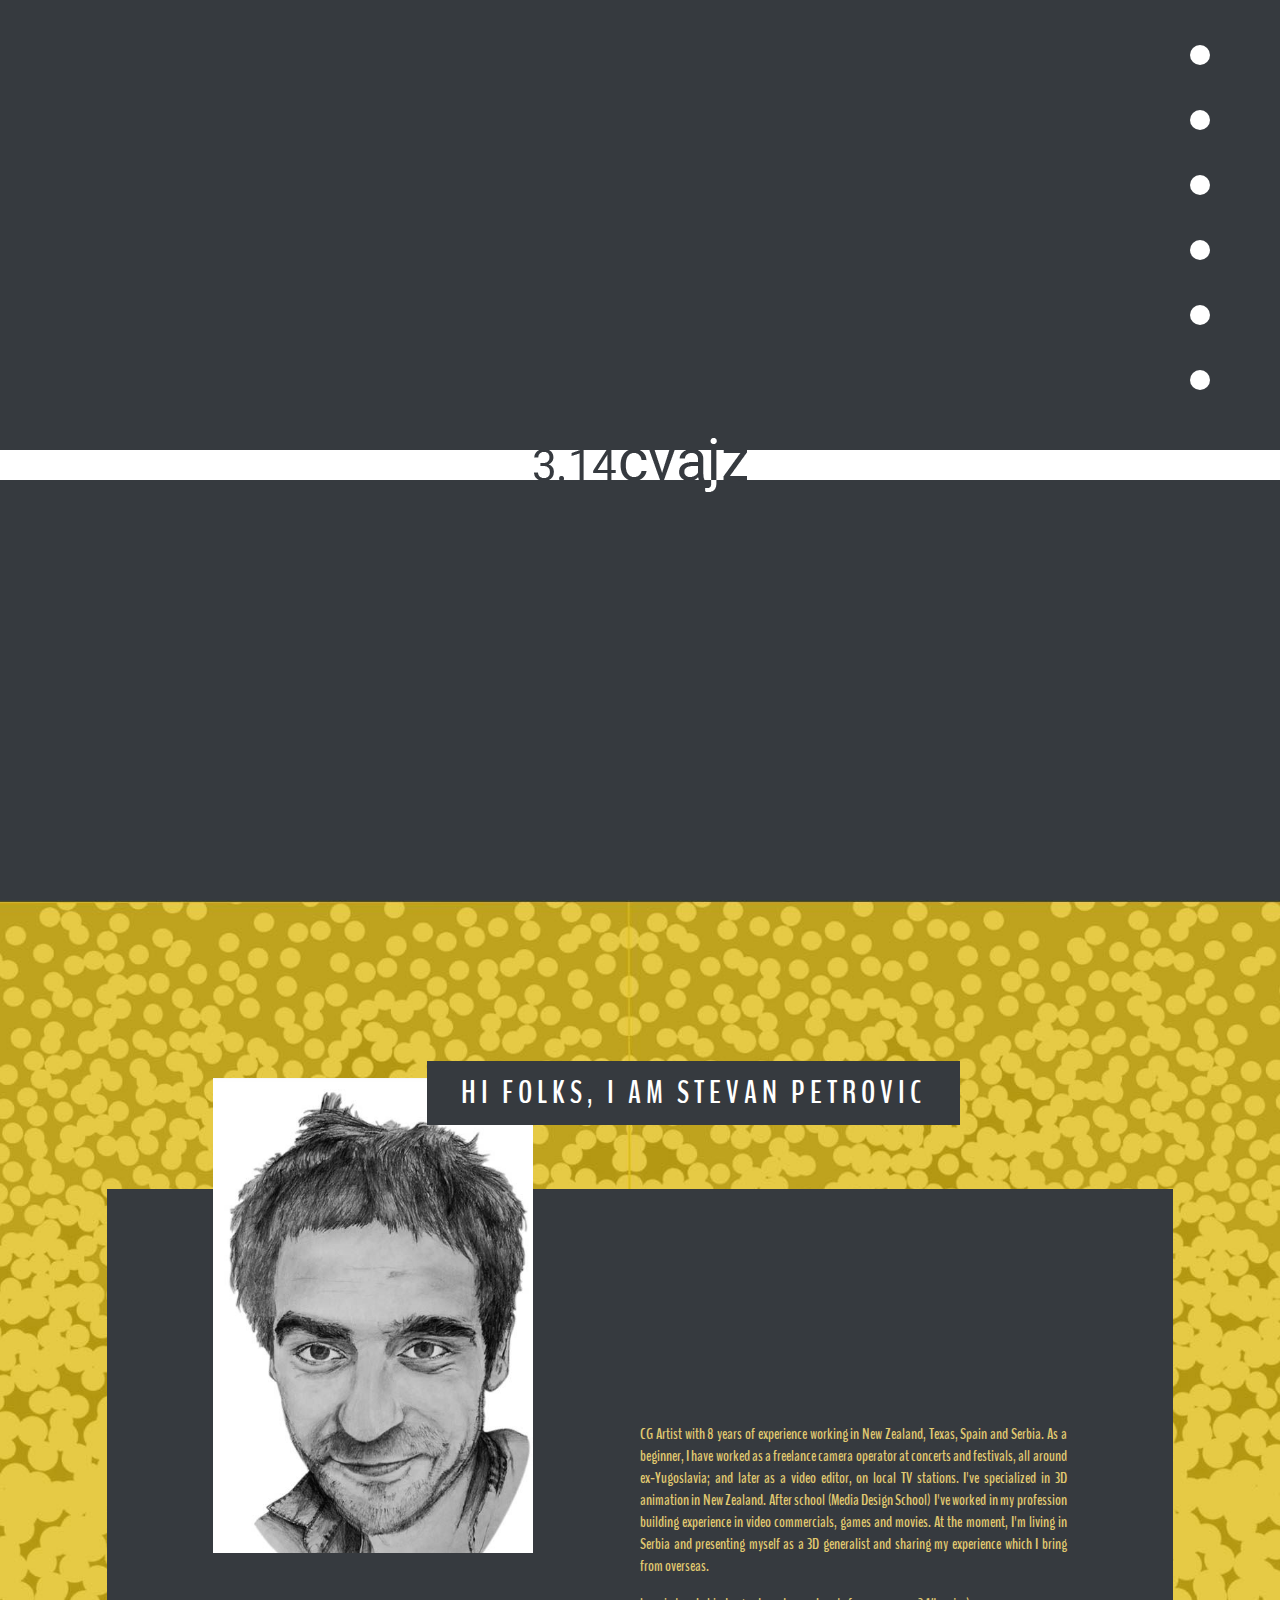
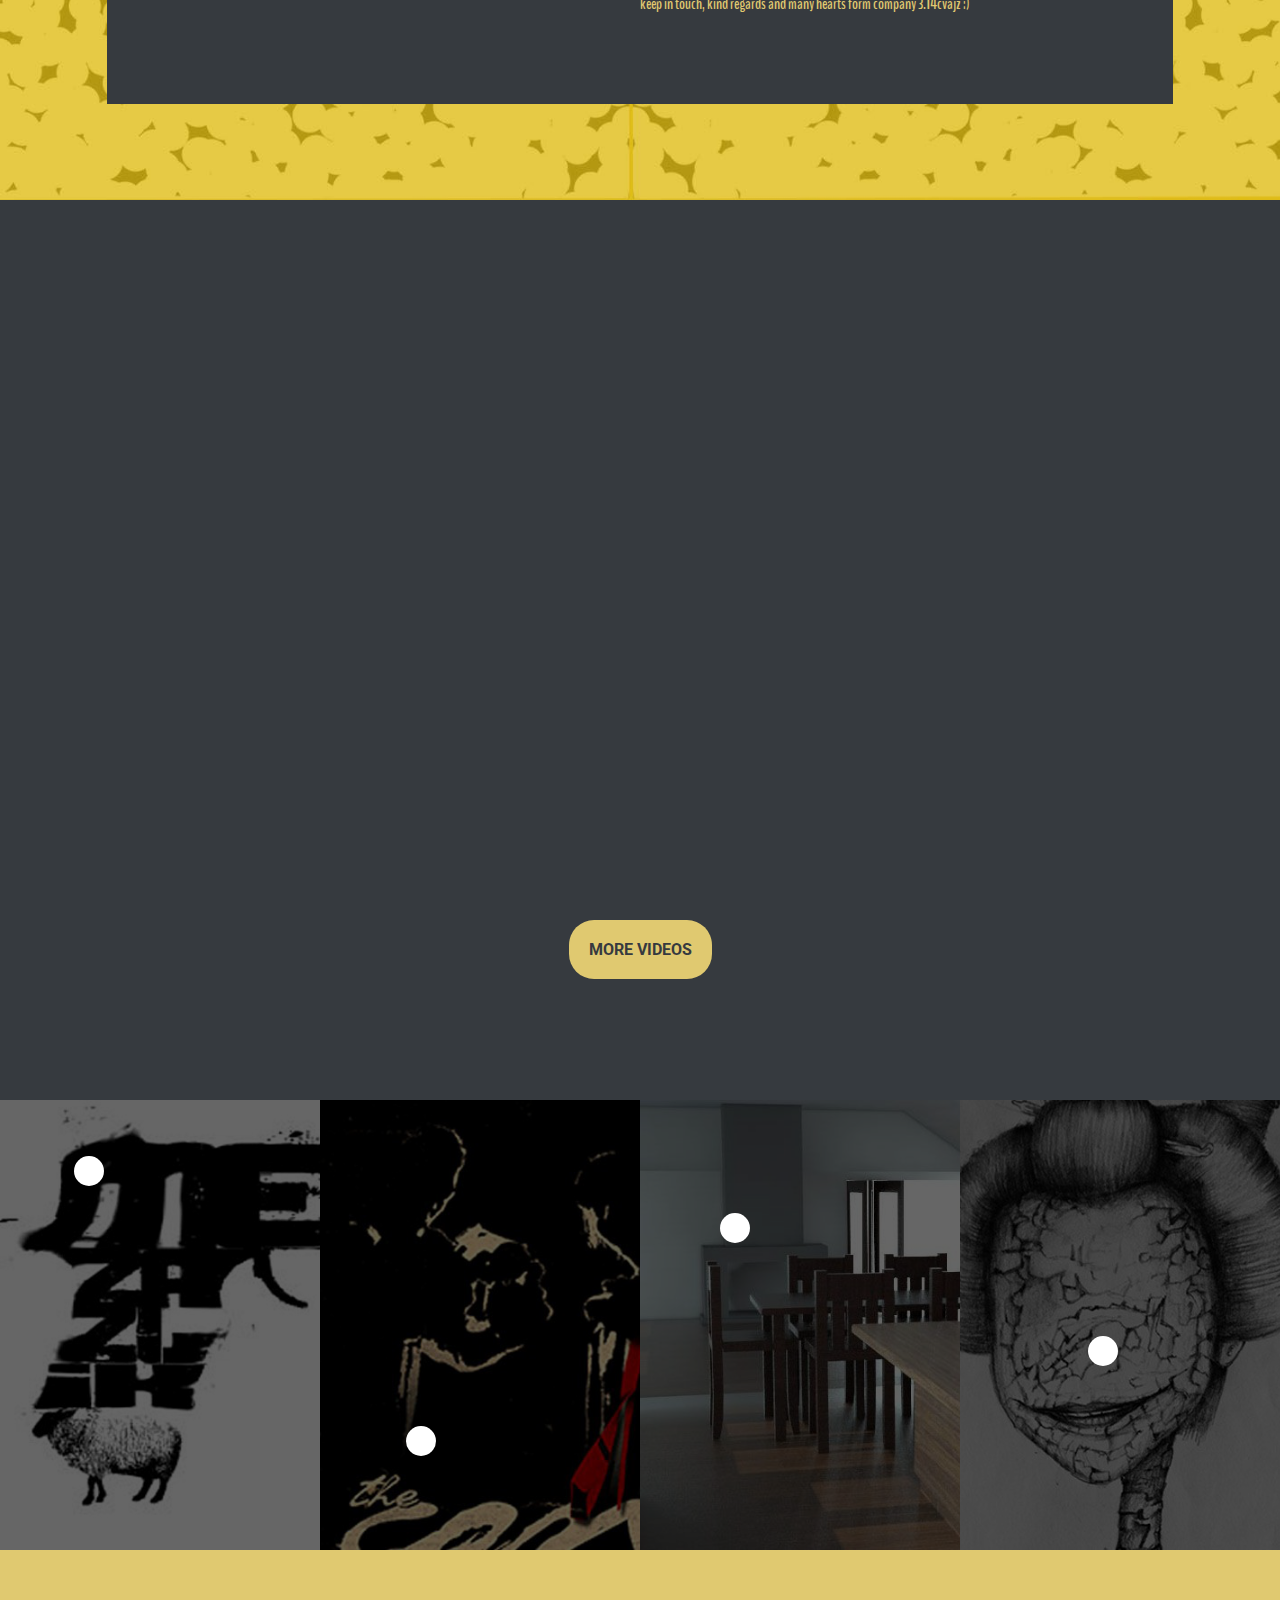
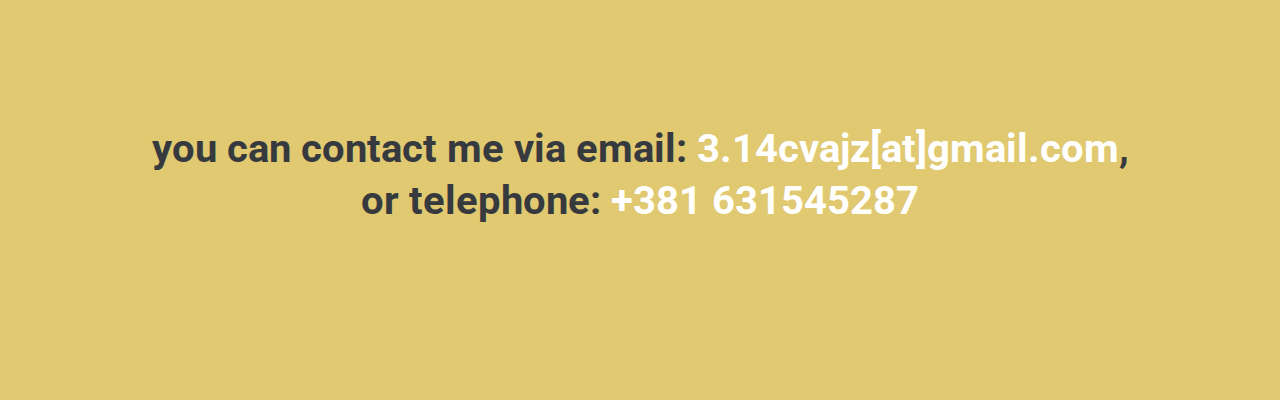
<file: index.html>
<!DOCTYPE html>
<html lang="en">

<head>
    <meta charset="UTF-8">
    <meta name="viewport" content="width=device-width" intial-scale="1.0">
    <meta name="description" content="Portfolio sajt Stevana Petrovica">
    <title>3.14cvajz</title>
    <link href="https://fonts.googleapis.com/css?family=Roboto" rel="stylesheet">
    <link href="https://fonts.googleapis.com/css?family=Slabo+27px" rel="stylesheet">
    <link href="https://fonts.googleapis.com/css?family=BenchNine:300,400,700" rel="stylesheet">
    <link rel="stylesheet" href="https://use.fontawesome.com/releases/v5.5.0/css/all.css" integrity="sha384-B4dIYHKNBt8Bc12p+WXckhzcICo0wtJAoU8YZTY5qE0Id1GSseTk6S+L3BlXeVIU"
        crossorigin="anonymous">
    <link rel="apple-touch-icon" sizes="57x57" href="imgvideos/favicon/apple-icon-57x57.png">
    <link rel="apple-touch-icon" sizes="60x60" href="imgvideos/favicon/apple-icon-60x60.png">
    <link rel="apple-touch-icon" sizes="72x72" href="imgvideos/favicon/apple-icon-72x72.png">
    <link rel="apple-touch-icon" sizes="76x76" href="imgvideos/favicon/apple-icon-76x76.png">
    <link rel="apple-touch-icon" sizes="114x114" href="imgvideos/favicon/apple-icon-114x114.png">
    <link rel="apple-touch-icon" sizes="120x120" href="imgvideos/favicon/apple-icon-120x120.png">
    <link rel="apple-touch-icon" sizes="144x144" href="imgvideos/favicon/apple-icon-144x144.png">
    <link rel="apple-touch-icon" sizes="152x152" href="imgvideos/favicon/apple-icon-152x152.png">
    <link rel="apple-touch-icon" sizes="180x180" href="imgvideos/favicon/apple-icon-180x180.png">
    <link rel="icon" type="image/png" sizes="192x192" href="imgvideos/favicon/android-icon-192x192.png">
    <link rel="icon" type="image/png" sizes="32x32" href="imgvideos/favicon/favicon-32x32.png">
    <link rel="icon" type="image/png" sizes="96x96" href="imgvideos/favicon/favicon-96x96.png">
    <link rel="icon" type="image/png" sizes="16x16" href="imgvideos/favicon/favicon-16x16.png">
    <link rel="manifest" href="imgvideos/favicon/manifest.json">
    <meta name="msapplication-TileColor" content="#ffffff">
    <meta name="msapplication-TileImage" content="imgvideos/favicon/ms-icon-144x144.png">
    <meta name="theme-color" content="#ffffff">
    <link rel="stylesheet" href="css/style.css">

</head>

<body>

    <section class="first">

        <nav>
            <ul>
                <li>
                    <div class="dot"></div>
                    <span><a href="design.html">design</a></span>
                </li>
                <li>
                    <div class="dot"></div>
                    <span><a href="video.html">video</a></span>
                </li>
                <li>
                    <div class="dot"></div>
                    <span><a href="logo.html">logo</a></span>
                </li>
                <li>
                    <div class="dot"></div>
                    <span><a href="arch.html">arch</a></span>
                </li>
                <li>
                    <div class="dot"></div>
                    <span><a href="sketches.html">skethes</a></span>
                </li>
                <li>
                    <div class="dot"></div>
                    <span><a href="contact.html">contact</a></span>
                </li>
            </ul>
        </nav>

        <div class="whiteInTheMiddle">
            <div class="pictureCvajz">
                <img src="imgvideos/cvajz.png" alt="picvajz">
            </div>
        </div>
        <span class="chevron"><i class="fas fa-chevron-down"></i></span>
    </section>


    <section class="second">
        <div class="namesurname">HI FOLKS, I AM STEVAN PETROVIC</div>
        <div class="textbase">&nbsp;</div>
        <div class="text">
            <p>CG Artist with 8 years of experience working in New Zealand, Texas, Spain and Serbia. As a beginner, I have
                worked as a freelance camera operator at concerts and festivals, all around ex-Yugoslavia; and later as a
                video editor, on local TV stations. I've specialized in 3D animation in New Zealand. After school (Media
                Design School) I've worked in my profession building experience in video commercials, games and movies. At
                the moment, I'm living in Serbia and presenting myself as a 3D generalist and sharing my experience which
                I bring from overseas.</p>
            <p>keep in touch, kind regards and many hearts form company 3.14cvajz :)</p>
        </div>
        <div class="stevaimage"><img src="imgvideos/steva.jpg" alt="Steva" /></div>
    </section>

    <section class="third">

        <div class="video">
            <iframe src="https://player.vimeo.com/video/141554953" frameborder="0" webkitallowfullscreen mozallowfullscreen allowfullscreen></iframe>
        </div>

        <div class="press">
            <div class="firstbutton">
                <a class="button" href="video.html">MORE VIDEOS</a>
            </div>


    </section>

    <section class="forth">

        <div class="gallery">
            <div class="sub_menu logo">
                <div class="sub_menu_container">
                    <div class="spot"></div>
                    <a href="logo.html">logo</a>
                </div>

                <div class="overlay"></div>
            </div>

            <div class="sub_menu poster">
                <div class="sub_menu_container">
                    <div class="spot"></div>
                    <a href="design.html">design</a>
                </div>

                <div class="overlay"></div>
            </div>

            <div class="sub_menu arh">
                <div class="sub_menu_container">
                    <div class="spot"></div>
                    <a href="arch.html">arch</a>
                </div>

                <div class="overlay"></div>
            </div>

            <div class="sub_menu sketches">
                <div class="sub_menu_container">
                    <div class="spot"></div>
                    <a href="sketches.html">sketches</a>
                </div>

                <div class="overlay"></div>
            </div>
        </div>

        <div class="contact">
            <p>
                you can contact me via email: <span>3.14cvajz[at]gmail.com</span>,<br> or telephone: <span> +381 631545287</span>
            </p>
        </div>

    </section>


</body>

</html>
</file>
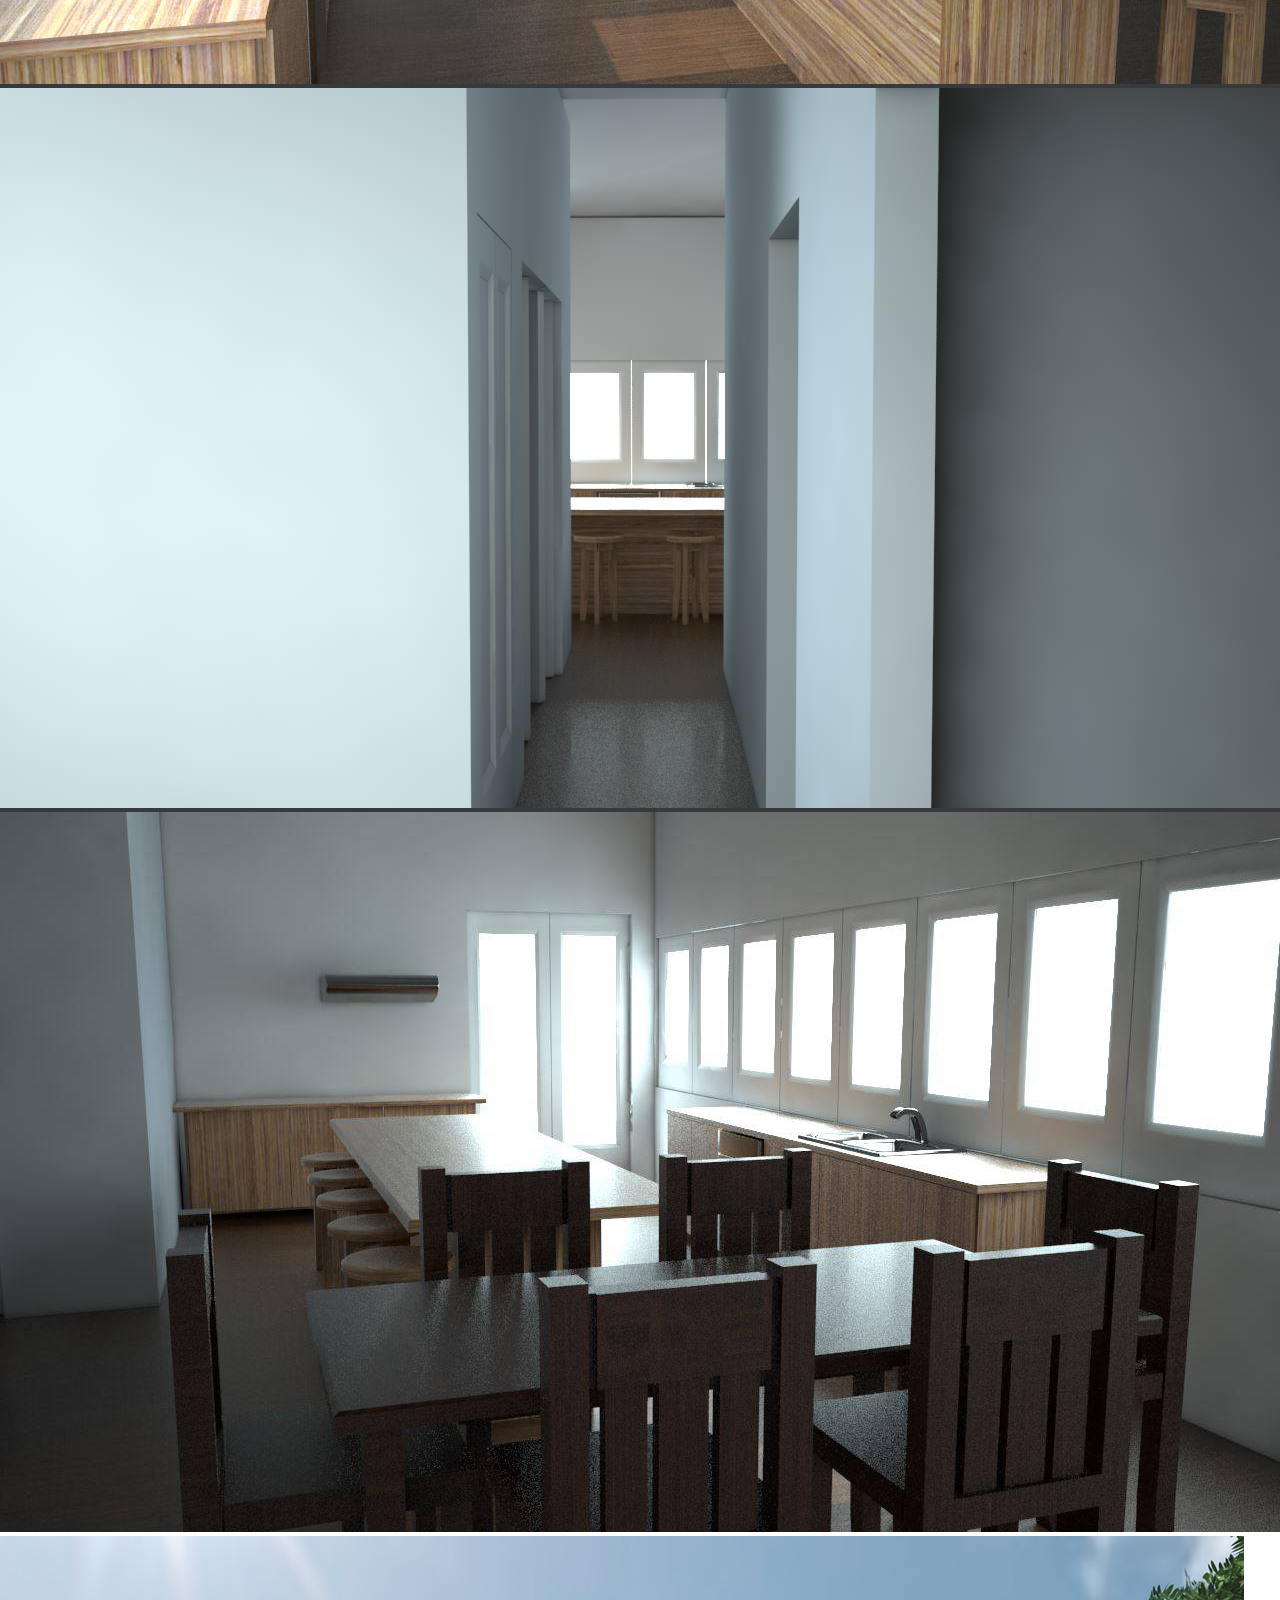
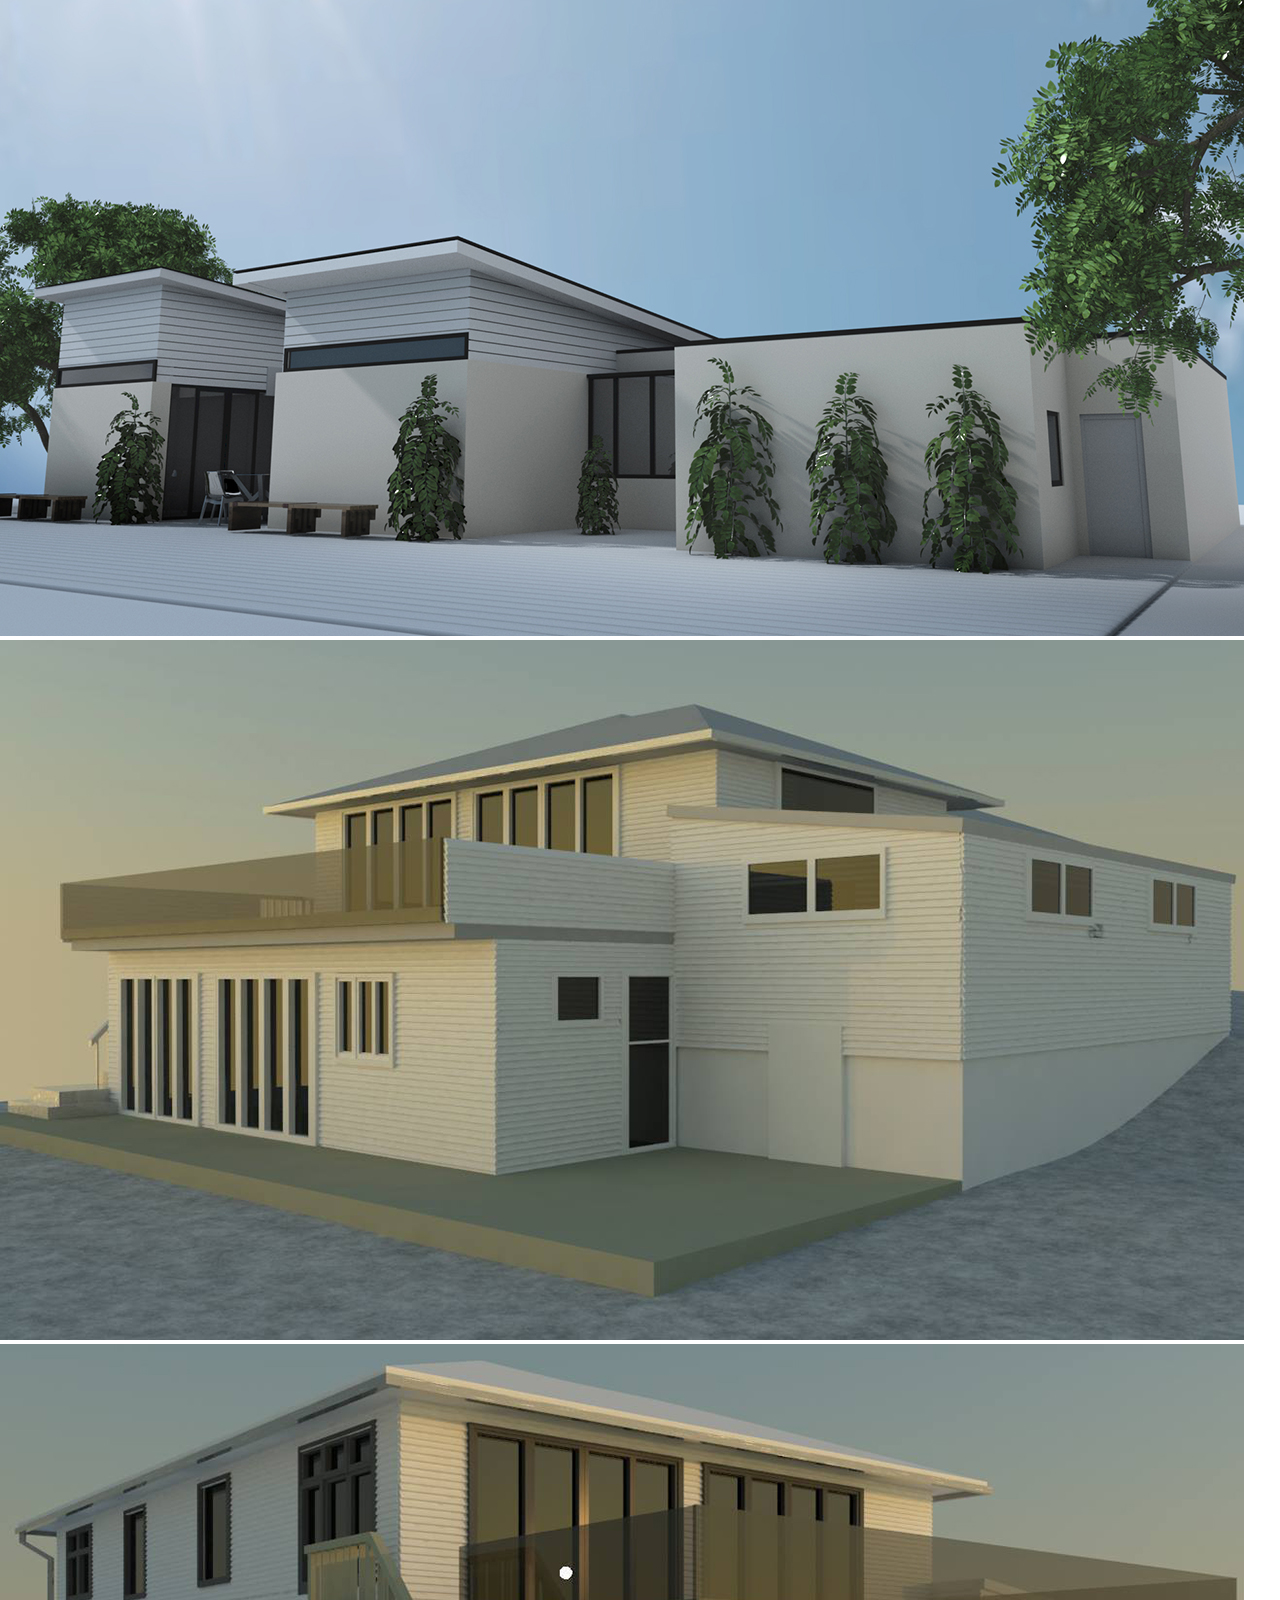
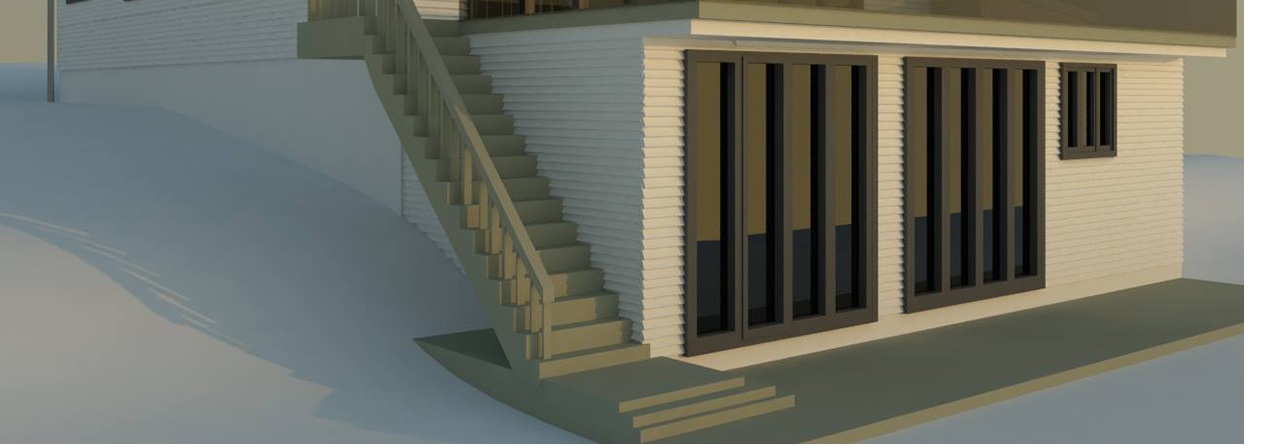
<file: arch.html>
<!DOCTYPE html>
<html lang="en">
<head>
	<meta charset="UTF-8">
	<meta name="viewport" content="width=device-width, initial-scale=1, shrink-to-fit=no">
	<title>3.14cvajz-arch</title>
	<link rel="stylesheet" href="https://stackpath.bootstrapcdn.com/bootstrap/4.1.3/css/bootstrap.min.css" integrity="sha384-MCw98/SFnGE8fJT3GXwEOngsV7Zt27NXFoaoApmYm81iuXoPkFOJwJ8ERdknLPMO" crossorigin="anonymous">
	<link rel="stylesheet" href="css/style.css">
	<link href="https://fonts.googleapis.com/css?family=Roboto" rel="stylesheet">
	<link href="https://fonts.googleapis.com/css?family=Slabo+27px" rel="stylesheet"> 
	<link rel="stylesheet" href="https://use.fontawesome.com/releases/v5.5.0/css/all.css" integrity="sha384-B4dIYHKNBt8Bc12p+WXckhzcICo0wtJAoU8YZTY5qE0Id1GSseTk6S+L3BlXeVIU" crossorigin="anonymous">
	<link rel="apple-touch-icon" sizes="57x57" href="imgvideos/favicon/apple-icon-57x57.png">
	<link rel="apple-touch-icon" sizes="60x60" href="imgvideos/favicon/apple-icon-60x60.png">
	<link rel="apple-touch-icon" sizes="72x72" href="imgvideos/favicon/apple-icon-72x72.png">
	<link rel="apple-touch-icon" sizes="76x76" href="imgvideos/favicon/apple-icon-76x76.png">
	<link rel="apple-touch-icon" sizes="114x114" href="imgvideos/favicon/apple-icon-114x114.png">
	<link rel="apple-touch-icon" sizes="120x120" href="imgvideos/favicon/apple-icon-120x120.png">
	<link rel="apple-touch-icon" sizes="144x144" href="imgvideos/favicon/apple-icon-144x144.png">
	<link rel="apple-touch-icon" sizes="152x152" href="imgvideos/favicon/apple-icon-152x152.png">
	<link rel="apple-touch-icon" sizes="180x180" href="imgvideos/favicon/apple-icon-180x180.png">
	<link rel="icon" type="image/png" sizes="192x192"  href="imgvideos/favicon/android-icon-192x192.png">
	<link rel="icon" type="image/png" sizes="32x32" href="imgvideos/favicon/favicon-32x32.png">
	<link rel="icon" type="image/png" sizes="96x96" href="imgvideos/favicon/favicon-96x96.png">
	<link rel="icon" type="image/png" sizes="16x16" href="imgvideos/favicon/favicon-16x16.png">
	<link rel="manifest" href="imgvideos/favicon/manifest.json">
	<meta name="msapplication-TileColor" content="#ffffff">
	<meta name="msapplication-TileImage" content="imgvideos/favicon/ms-icon-144x144.png">
	<meta name="theme-color" content="#ffffff">
</head>
<body>
	<div class="row archPage">
		<div id="carouselExampleControls" class="carousel slide" data-ride="carousel">
			<div class="carousel-inner">
				<div class="carousel-item active">
					<img class="d-block w-100" src="imgvideos/arch1.jpg"  alt="First slide" >
				</div>
				<div class="carousel-item">
					<img class="d-block w-100 " src="imgvideos/arch2.jpg" alt="Second slide">
				</div>
				<div class="carousel-item">
					<img class="d-block w-100 " src="imgvideos/arch3.jpg" alt="Third slide">	
				</div>
				<div class="carousel-item">
					<img class="d-block w-100" src="imgvideos/arch4.jpg" alt="Fourth slide">
				</div>
				<div class="carousel-item">
					<img class="d-block w-100" src="imgvideos/arch5.jpg" alt="Fifth slide">	
				</div>
				<div class="carousel-item">
					<img class="d-block w-100" src="imgvideos/arch6.jpg" alt="Sixed slide">	
				</div>
				<div class="carousel-item">
					<img class="d-block w-100" src="imgvideos/arch7.jpg" alt="Sixed slide">	
				</div>
				<div class="carousel-item">
					<img class="d-block w-100" src="imgvideos/arch8.jpg" alt="Sixed slide">	
				</div>
				<div class="carousel-item">
					<img class="d-block w-100" src="imgvideos/arch9.jpg" alt="Sixed slide">	
				</div>
				<a class="carousel-control-prev carousel-fixed" href="#carouselExampleControls" role="button" data-slide="prev">
					<span class="carousel-control-prev-icon" aria-hidden="true"></span>
					<span class="sr-only">Previous</span>
				</a>
				<a class="carousel-control-next carousel-fixed" href="#carouselExampleControls" role="button" data-slide="next">
					<span class="carousel-control-next-icon" aria-hidden="true"></span>
					<span class="sr-only">Next</span>
				</a>
			</div>	
		</div>
		<a href="index.html" class="times"><i class="fas fa-times"></i></a>
	</div>
	
	<script src="https://code.jquery.com/jquery-3.3.1.slim.min.js" integrity="sha384-q8i/X+965DzO0rT7abK41JStQIAqVgRVzpbzo5smXKp4YfRvH+8abtTE1Pi6jizo" crossorigin="anonymous"></script>
	<script src="https://cdnjs.cloudflare.com/ajax/libs/popper.js/1.14.3/umd/popper.min.js" integrity="sha384-ZMP7rVo3mIykV+2+9J3UJ46jBk0WLaUAdn689aCwoqbBJiSnjAK/l8WvCWPIPm49" crossorigin="anonymous"></script>
	<script src="https://stackpath.bootstrapcdn.com/bootstrap/4.1.3/js/bootstrap.min.js" integrity="sha384-ChfqqxuZUCnJSK3+MXmPNIyE6ZbWh2IMqE241rYiqJxyMiZ6OW/JmZQ5stwEULTy" crossorigin="anonymous"></script>
</body>
</html>
</file>
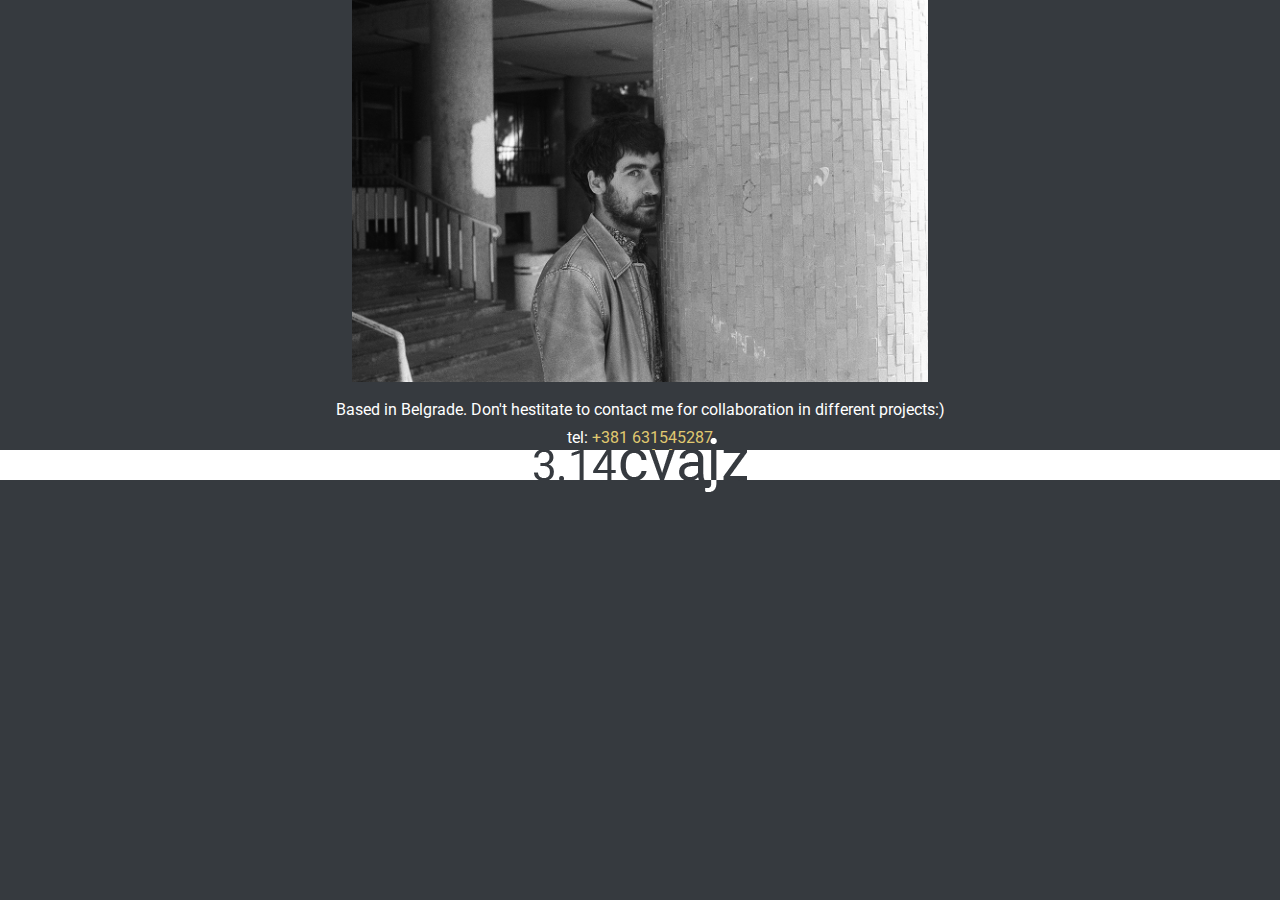
<file: contact.html>
<!DOCTYPE html>
<html lang="en">
<head>
	<meta charset="UTF-8">
	<meta name="viewport" content="width=device-width, initial-scale=1, shrink-to-fit=no">
	<title>3.14cvajz-contact</title>
	<link rel="stylesheet" href="css/style.css">
	<link href="https://fonts.googleapis.com/css?family=Roboto" rel="stylesheet">
	<link href="https://fonts.googleapis.com/css?family=Slabo+27px" rel="stylesheet"> 
	<link rel="stylesheet" href="https://use.fontawesome.com/releases/v5.5.0/css/all.css" integrity="sha384-B4dIYHKNBt8Bc12p+WXckhzcICo0wtJAoU8YZTY5qE0Id1GSseTk6S+L3BlXeVIU" crossorigin="anonymous">
	<link rel="apple-touch-icon" sizes="57x57" href="imgvideos/favicon/apple-icon-57x57.png">
	<link rel="apple-touch-icon" sizes="60x60" href="imgvideos/favicon/apple-icon-60x60.png">
	<link rel="apple-touch-icon" sizes="72x72" href="imgvideos/favicon/apple-icon-72x72.png">
	<link rel="apple-touch-icon" sizes="76x76" href="imgvideos/favicon/apple-icon-76x76.png">
	<link rel="apple-touch-icon" sizes="114x114" href="imgvideos/favicon/apple-icon-114x114.png">
	<link rel="apple-touch-icon" sizes="120x120" href="imgvideos/favicon/apple-icon-120x120.png">
	<link rel="apple-touch-icon" sizes="144x144" href="imgvideos/favicon/apple-icon-144x144.png">
	<link rel="apple-touch-icon" sizes="152x152" href="imgvideos/favicon/apple-icon-152x152.png">
	<link rel="apple-touch-icon" sizes="180x180" href="imgvideos/favicon/apple-icon-180x180.png">
	<link rel="icon" type="image/png" sizes="192x192"  href="imgvideos/favicon/android-icon-192x192.png">
	<link rel="icon" type="image/png" sizes="32x32" href="imgvideos/favicon/favicon-32x32.png">
	<link rel="icon" type="image/png" sizes="96x96" href="imgvideos/favicon/favicon-96x96.png">
	<link rel="icon" type="image/png" sizes="16x16" href="imgvideos/favicon/favicon-16x16.png">
	<link rel="manifest" href="imgvideos/favicon/manifest.json">
	<meta name="msapplication-TileColor" content="#ffffff">
	<meta name="msapplication-TileImage" content="imgvideos/favicon/ms-icon-144x144.png">
	<meta name="theme-color" content="#ffffff">
</head>
<body>
	<div class="contactPage">
		<div class="whiteInTheMiddle">
			<div class="pictureCvajz">
				<img src="imgvideos/cvajz.png" alt="picvajz">
			</div>		
		</div>

		<img src="imgvideos/foto.jpg" alt="Fotografija Stevana Petrovica" class="steva-foto">
		<p>Based in Belgrade. Don't hestitate to contact me for collaboration in different projects:)</p>
		<ul>
			<li> tel: <span>+381 631545287</span></li>
			<li> e-mail: <span>3.14cvajz[at]gmail.com</span></li>
		</ul>	

	</div>
	<a href="index.html" class="times"><i class="fas fa-times"></i></a>
</body>
</html>
</file>
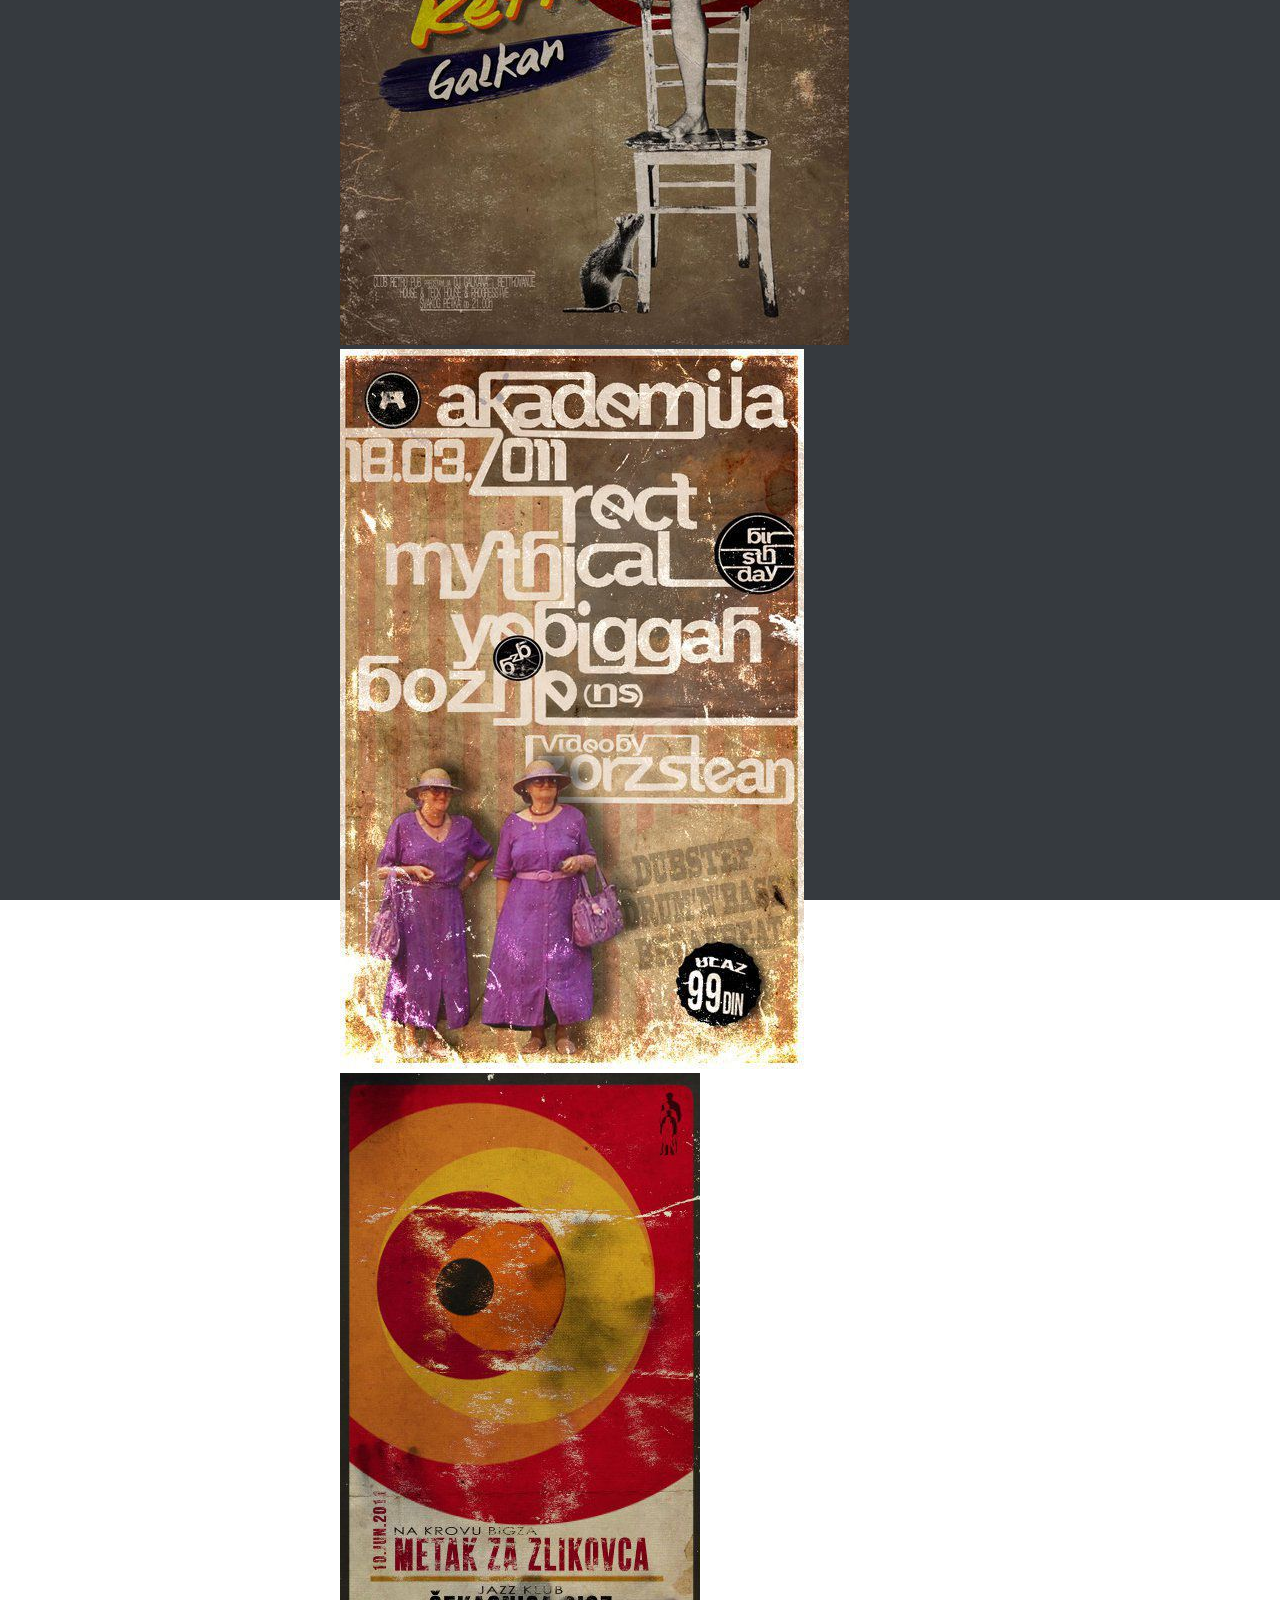
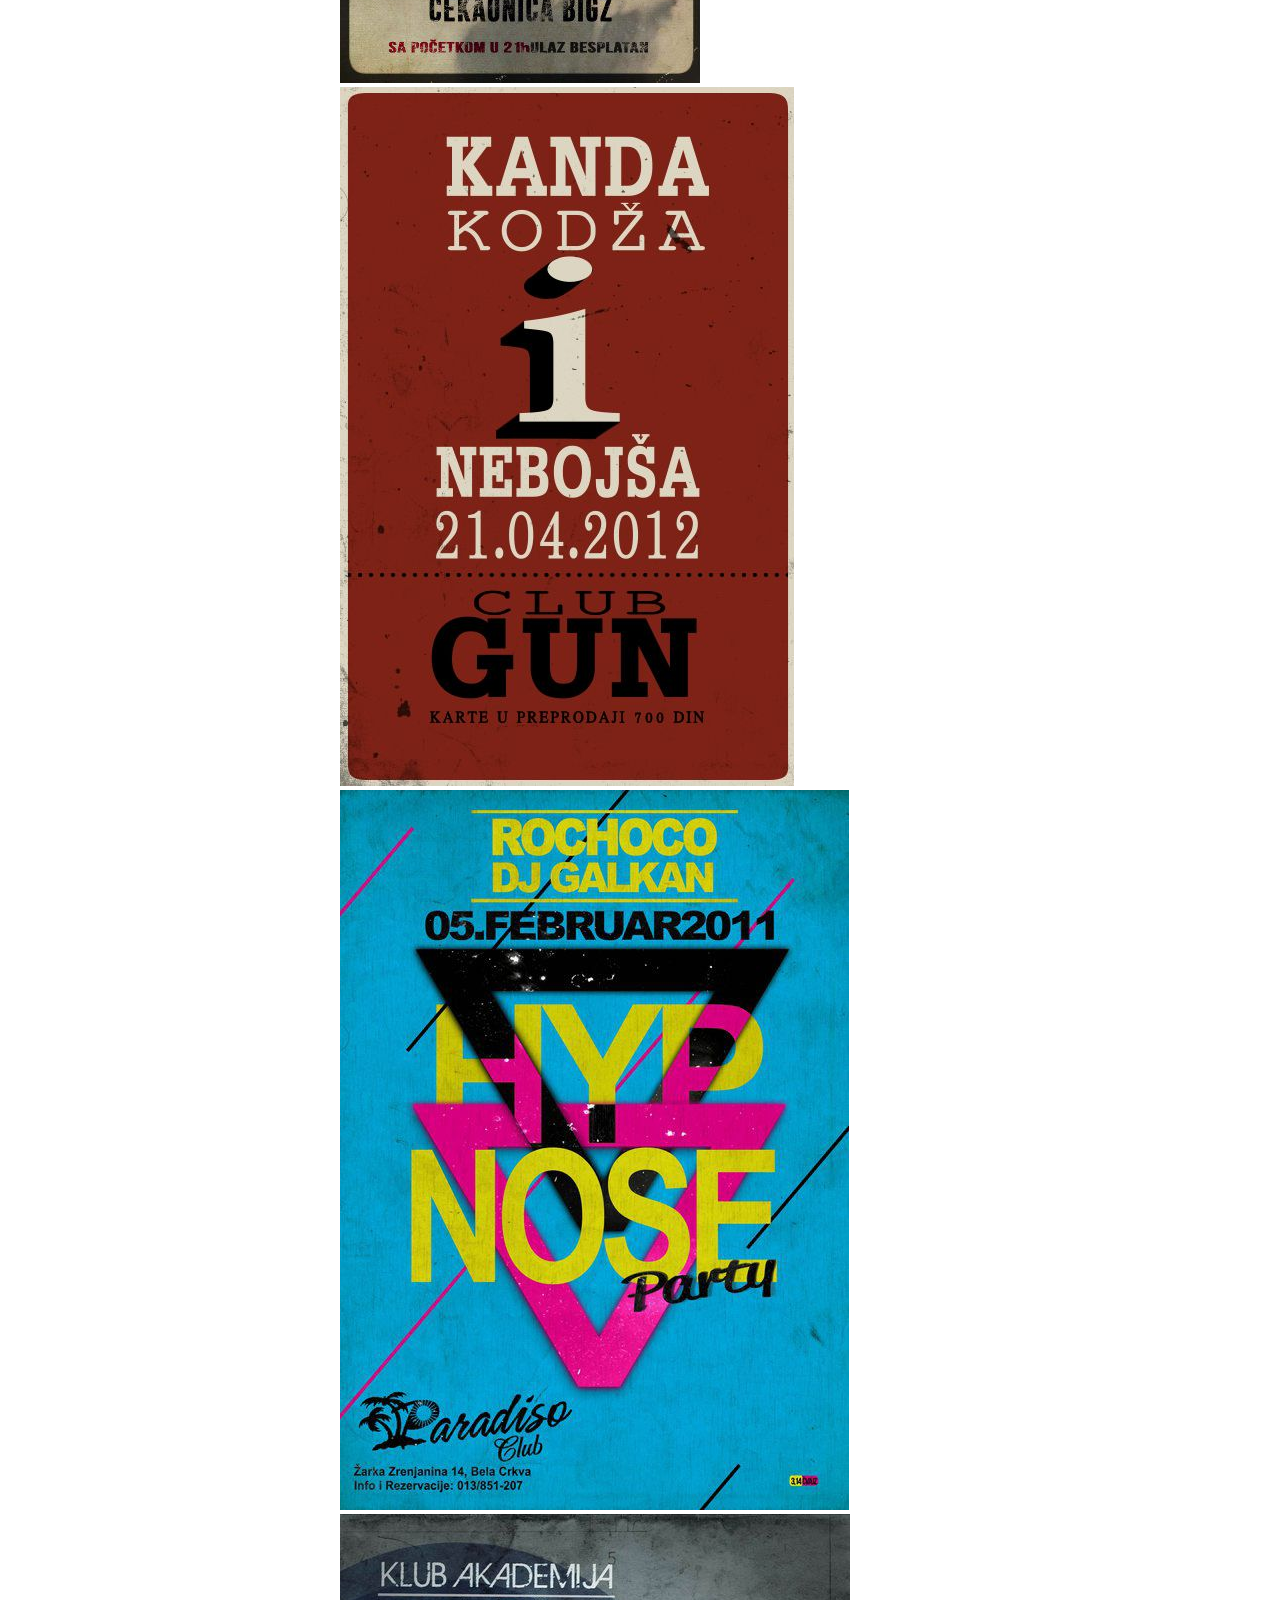
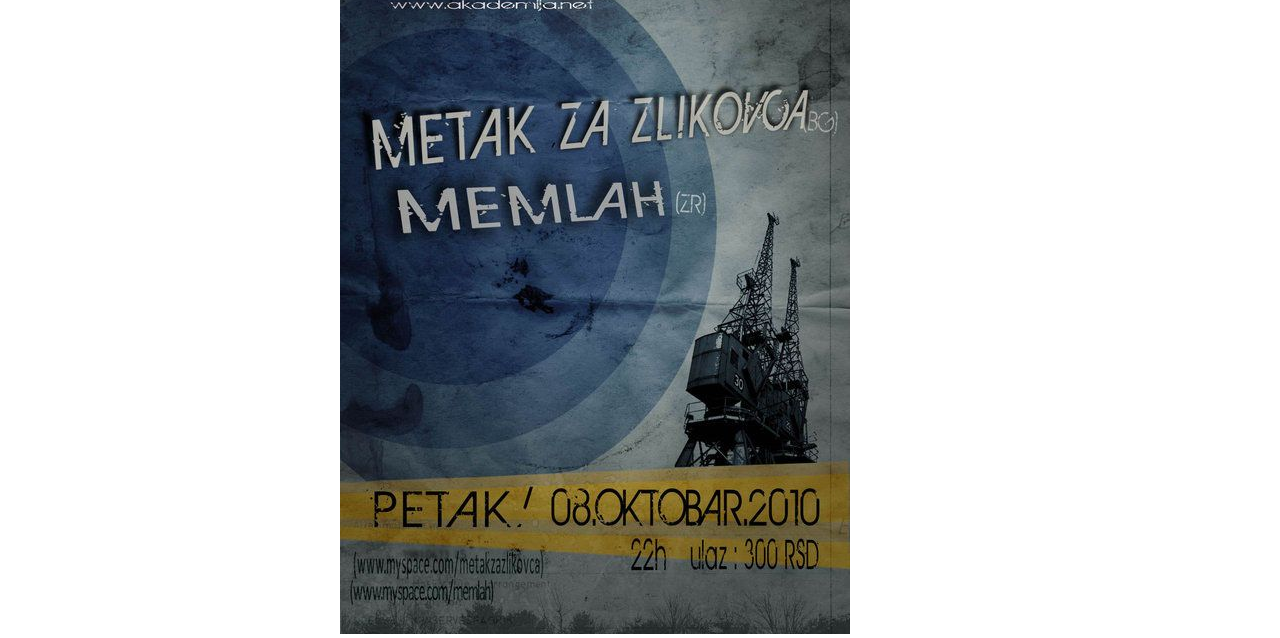
<file: design.html>
<!DOCTYPE html>
<html lang="en">
<head>
	<meta charset="UTF-8">
	<meta name="viewport" content="width=device-width, initial-scale=1, shrink-to-fit=no">
	<title>3.14cvajz-design</title>
	<link rel="stylesheet" href="https://stackpath.bootstrapcdn.com/bootstrap/4.1.3/css/bootstrap.min.css" integrity="sha384-MCw98/SFnGE8fJT3GXwEOngsV7Zt27NXFoaoApmYm81iuXoPkFOJwJ8ERdknLPMO" crossorigin="anonymous">
	<link rel="stylesheet" href="css/style.css">
		<link href="https://fonts.googleapis.com/css?family=Roboto" rel="stylesheet">
	<link href="https://fonts.googleapis.com/css?family=Slabo+27px" rel="stylesheet"> 
	<link rel="stylesheet" href="https://use.fontawesome.com/releases/v5.5.0/css/all.css" integrity="sha384-B4dIYHKNBt8Bc12p+WXckhzcICo0wtJAoU8YZTY5qE0Id1GSseTk6S+L3BlXeVIU" crossorigin="anonymous">
	<link rel="apple-touch-icon" sizes="57x57" href="imgvideos/favicon/apple-icon-57x57.png">
	<link rel="apple-touch-icon" sizes="60x60" href="imgvideos/favicon/apple-icon-60x60.png">
	<link rel="apple-touch-icon" sizes="72x72" href="imgvideos/favicon/apple-icon-72x72.png">
	<link rel="apple-touch-icon" sizes="76x76" href="imgvideos/favicon/apple-icon-76x76.png">
	<link rel="apple-touch-icon" sizes="114x114" href="imgvideos/favicon/apple-icon-114x114.png">
	<link rel="apple-touch-icon" sizes="120x120" href="imgvideos/favicon/apple-icon-120x120.png">
	<link rel="apple-touch-icon" sizes="144x144" href="imgvideos/favicon/apple-icon-144x144.png">
	<link rel="apple-touch-icon" sizes="152x152" href="imgvideos/favicon/apple-icon-152x152.png">
	<link rel="apple-touch-icon" sizes="180x180" href="imgvideos/favicon/apple-icon-180x180.png">
	<link rel="icon" type="image/png" sizes="192x192"  href="imgvideos/favicon/android-icon-192x192.png">
	<link rel="icon" type="image/png" sizes="32x32" href="imgvideos/favicon/favicon-32x32.png">
	<link rel="icon" type="image/png" sizes="96x96" href="imgvideos/favicon/favicon-96x96.png">
	<link rel="icon" type="image/png" sizes="16x16" href="imgvideos/favicon/favicon-16x16.png">
	<link rel="manifest" href="imgvideos/favicon/manifest.json">
	<meta name="msapplication-TileColor" content="#ffffff">
	<meta name="msapplication-TileImage" content="imgvideos/favicon/ms-icon-144x144.png">
	<meta name="theme-color" content="#ffffff">
</head>
<body>
	<div class="row designPage">
		<div id="carouselExampleControls" class="carousel slide" data-ride="carousel">
			<div class="carousel-inner">
				<div class="carousel-item active">
					<img class="d-block w-100 img-height" src="imgvideos/poster1.jpg"  alt="First slide">
				</div>
				<div class="carousel-item">
					<img class="d-block w-100 img-height" src="imgvideos/poster2.jpg" alt="Second slide">
				</div>
				<div class="carousel-item">
					<img class="d-block w-100 img-height" src="imgvideos/poster3.jpg" alt="Third slide">	
				</div>
				<div class="carousel-item">
						<img class="d-block w-100 img-height" src="imgvideos/poster4.jpg" alt="Fourth slide">
					</div>
					<div class="carousel-item">
						<img class="d-block w-100 img-height" src="imgvideos/poster5.jpg" alt="Fifth slide">	
					</div>
					<div class="carousel-item">
						<img class="d-block w-100 img-height" src="imgvideos/poster6.jpg" alt="Sixed slide">	
					</div>
					<div class="carousel-item">
						<img class="d-block w-100 img-height" src="imgvideos/poster7.jpg" alt="Sixed slide">	
					</div>
					<div class="carousel-item">
						<img class="d-block w-100 img-height" src="imgvideos/poster8.jpg" alt="Sixed slide">	
					</div>
					<div class="carousel-item">
						<img class="d-block w-100 img-height" src="imgvideos/poster9.jpg" alt="Sixed slide">	
					</div>
				<a class="carousel-control-prev carousel-fixed" href="#carouselExampleControls" role="button" data-slide="prev">
					<span class="carousel-control-prev-icon" aria-hidden="true"></span>
					<span class="sr-only">Previous</span>
				</a>
				<a class="carousel-control-next carousel-fixed" href="#carouselExampleControls" role="button" data-slide="next">
					<span class="carousel-control-next-icon" aria-hidden="true"></span>
					<span class="sr-only">Next</span>
				</a>
			</div>	
		</div>
		<a href="index.html" class="times"><i class="fas fa-times"></i></a>
	</div>
	
	<script src="https://code.jquery.com/jquery-3.3.1.slim.min.js" integrity="sha384-q8i/X+965DzO0rT7abK41JStQIAqVgRVzpbzo5smXKp4YfRvH+8abtTE1Pi6jizo" crossorigin="anonymous"></script>
	<script src="https://cdnjs.cloudflare.com/ajax/libs/popper.js/1.14.3/umd/popper.min.js" integrity="sha384-ZMP7rVo3mIykV+2+9J3UJ46jBk0WLaUAdn689aCwoqbBJiSnjAK/l8WvCWPIPm49" crossorigin="anonymous"></script>
	<script src="https://stackpath.bootstrapcdn.com/bootstrap/4.1.3/js/bootstrap.min.js" integrity="sha384-ChfqqxuZUCnJSK3+MXmPNIyE6ZbWh2IMqE241rYiqJxyMiZ6OW/JmZQ5stwEULTy" crossorigin="anonymous"></script>
</body>
</html>
</file>
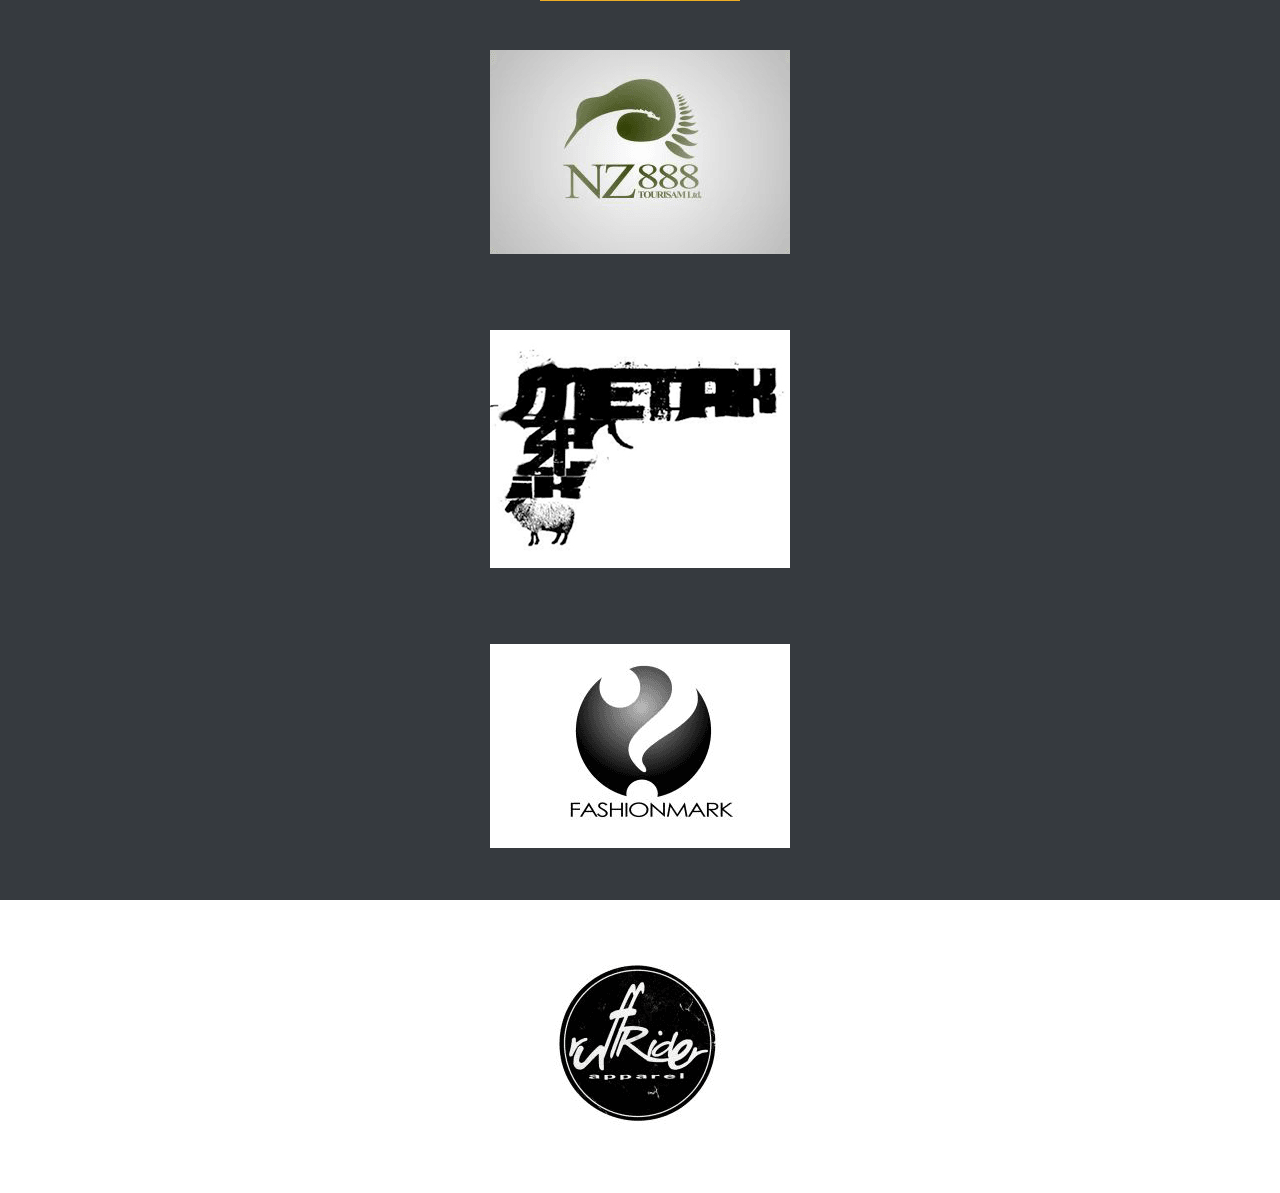
<file: logo.html>
<!DOCTYPE html>
<html lang="en">
<head>
	<meta charset="UTF-8">
	<meta name="viewport" content="width=device-width, initial-scale=1, shrink-to-fit=no">
	<title>3.14cvajz-logo</title>
	<link rel="stylesheet" href="https://stackpath.bootstrapcdn.com/bootstrap/4.1.3/css/bootstrap.min.css" integrity="sha384-MCw98/SFnGE8fJT3GXwEOngsV7Zt27NXFoaoApmYm81iuXoPkFOJwJ8ERdknLPMO" crossorigin="anonymous">
	<link rel="stylesheet" href="css/style.css">
	<link href="https://fonts.googleapis.com/css?family=Roboto" rel="stylesheet">
	<link href="https://fonts.googleapis.com/css?family=Slabo+27px" rel="stylesheet"> 
	<link rel="stylesheet" href="https://use.fontawesome.com/releases/v5.5.0/css/all.css" integrity="sha384-B4dIYHKNBt8Bc12p+WXckhzcICo0wtJAoU8YZTY5qE0Id1GSseTk6S+L3BlXeVIU" crossorigin="anonymous">
	<link rel="apple-touch-icon" sizes="57x57" href="imgvideos/favicon/apple-icon-57x57.png">
	<link rel="apple-touch-icon" sizes="60x60" href="imgvideos/favicon/apple-icon-60x60.png">
	<link rel="apple-touch-icon" sizes="72x72" href="imgvideos/favicon/apple-icon-72x72.png">
	<link rel="apple-touch-icon" sizes="76x76" href="imgvideos/favicon/apple-icon-76x76.png">
	<link rel="apple-touch-icon" sizes="114x114" href="imgvideos/favicon/apple-icon-114x114.png">
	<link rel="apple-touch-icon" sizes="120x120" href="imgvideos/favicon/apple-icon-120x120.png">
	<link rel="apple-touch-icon" sizes="144x144" href="imgvideos/favicon/apple-icon-144x144.png">
	<link rel="apple-touch-icon" sizes="152x152" href="imgvideos/favicon/apple-icon-152x152.png">
	<link rel="apple-touch-icon" sizes="180x180" href="imgvideos/favicon/apple-icon-180x180.png">
	<link rel="icon" type="image/png" sizes="192x192"  href="imgvideos/favicon/android-icon-192x192.png">
	<link rel="icon" type="image/png" sizes="32x32" href="imgvideos/favicon/favicon-32x32.png">
	<link rel="icon" type="image/png" sizes="96x96" href="imgvideos/favicon/favicon-96x96.png">
	<link rel="icon" type="image/png" sizes="16x16" href="imgvideos/favicon/favicon-16x16.png">
	<link rel="manifest" href="imgvideos/favicon/manifest.json">
	<meta name="msapplication-TileColor" content="#ffffff">
	<meta name="msapplication-TileImage" content="imgvideos/favicon/ms-icon-144x144.png">
	<meta name="theme-color" content="#ffffff">
</head>
<body>
	<div class="row">
		<div id="carouselExampleControls" class="carousel slide" data-ride="carousel">
			<div class="carousel-inner">
				<div class="carousel-item active">
					<img class="d-block w-100" src="imgvideos/logo1.png"  alt="First slide">
				</div>
				<div class="carousel-item">
					<img class="d-block w-100" src="imgvideos/logo2.png" alt="Second slide">
				</div>
				<div class="carousel-item">
					<img class="d-block w-100" src="imgvideos/logo3.png" alt="Third slide">
				</div>	
				<div class="carousel-item">
					<img class="d-block w-100" src="imgvideos/logo4.png" alt="Fourth slide">
				</div>
				<div class="carousel-item">
					<img class="d-block w-100" src="imgvideos/logo5.png" alt="Fifth slide">	
				</div>

				<a class="carousel-control-prev carousel-fixed" href="#carouselExampleControls" role="button" data-slide="prev">
					<span class="carousel-control-prev-icon" aria-hidden="true"></span>
					<span class="sr-only">Previous</span>
				</a>
				<a class="carousel-control-next carousel-fixed" href="#carouselExampleControls" role="button" data-slide="next">
					<span class="carousel-control-next-icon" aria-hidden="true"></span>
					<span class="sr-only">Next</span>
				</a>
			</div>	
		</div>
		<a href="index.html" class="times"><i class="fas fa-times"></i></a>
	</div>
</div>

<script src="https://code.jquery.com/jquery-3.3.1.slim.min.js" integrity="sha384-q8i/X+965DzO0rT7abK41JStQIAqVgRVzpbzo5smXKp4YfRvH+8abtTE1Pi6jizo" crossorigin="anonymous"></script>
<script src="https://cdnjs.cloudflare.com/ajax/libs/popper.js/1.14.3/umd/popper.min.js" integrity="sha384-ZMP7rVo3mIykV+2+9J3UJ46jBk0WLaUAdn689aCwoqbBJiSnjAK/l8WvCWPIPm49" crossorigin="anonymous"></script>
<script src="https://stackpath.bootstrapcdn.com/bootstrap/4.1.3/js/bootstrap.min.js" integrity="sha384-ChfqqxuZUCnJSK3+MXmPNIyE6ZbWh2IMqE241rYiqJxyMiZ6OW/JmZQ5stwEULTy" crossorigin="anonymous"></script>
</body>
</html>
</file>
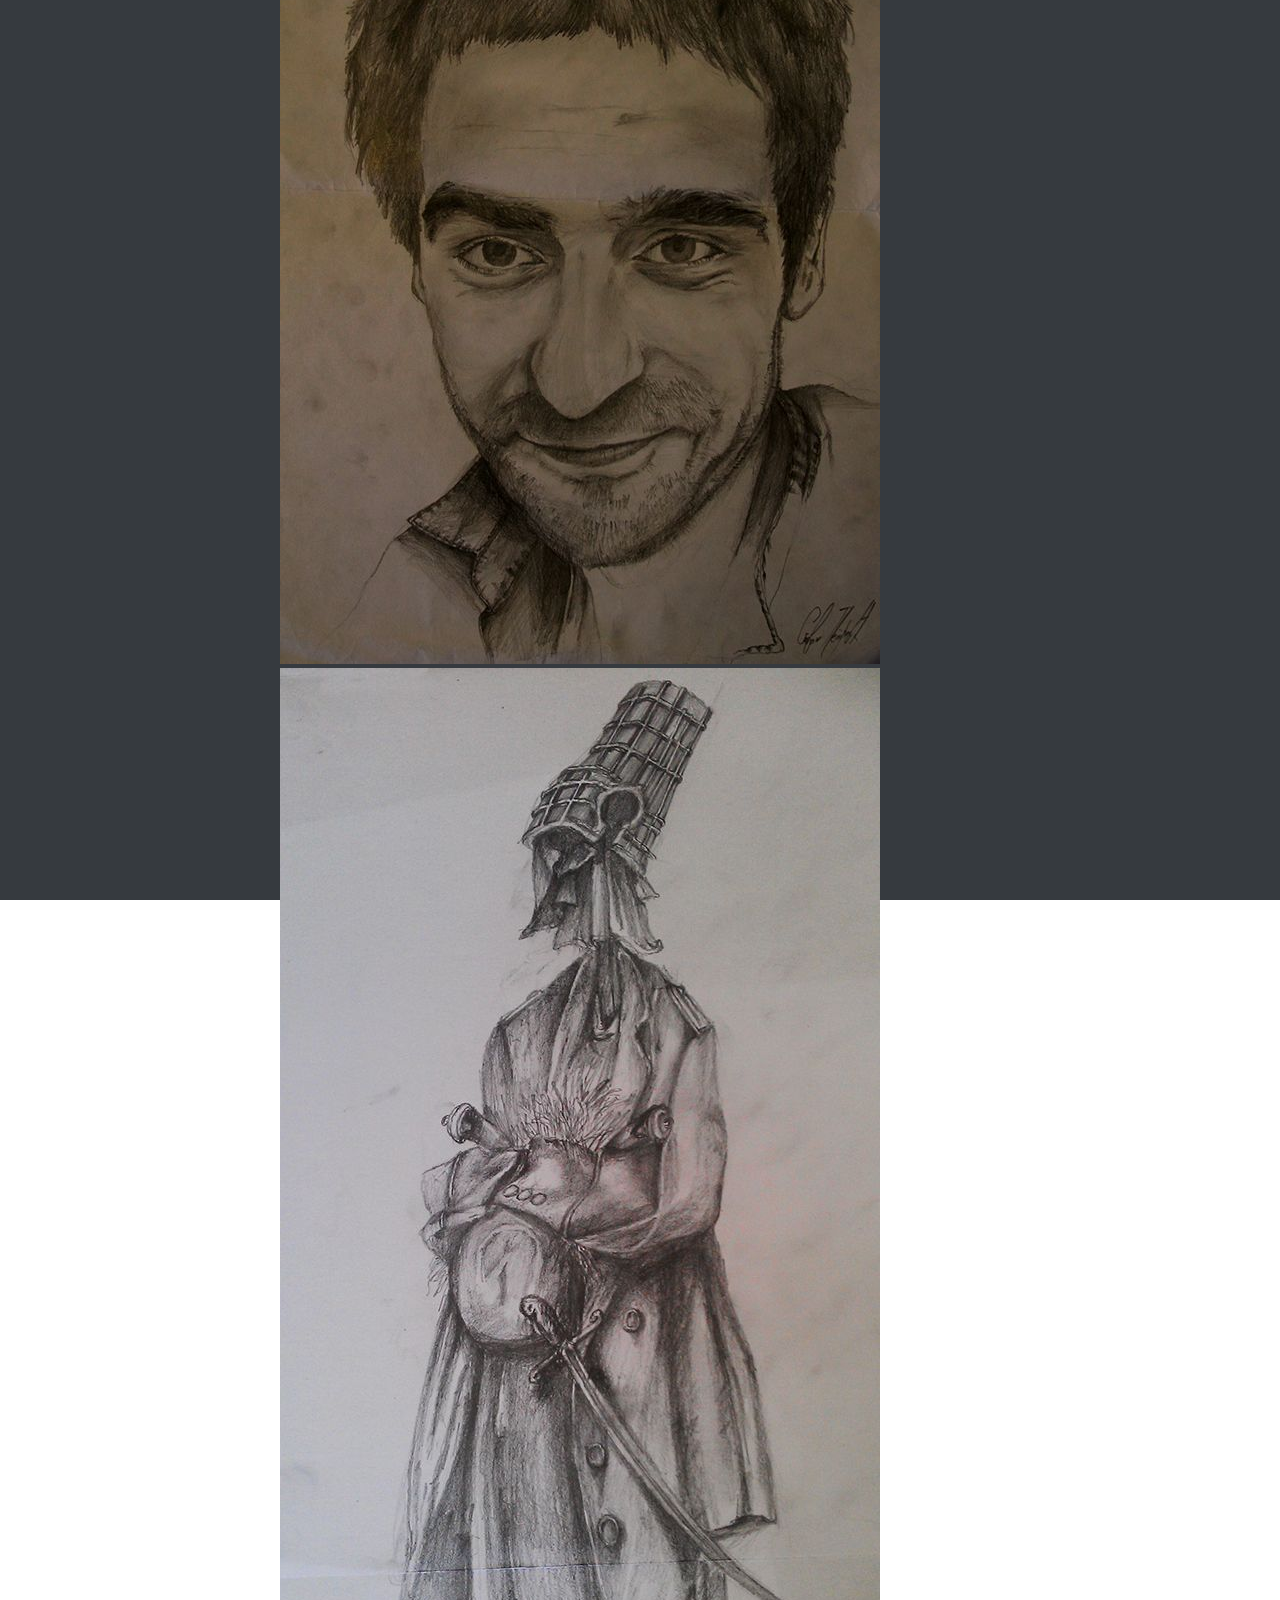
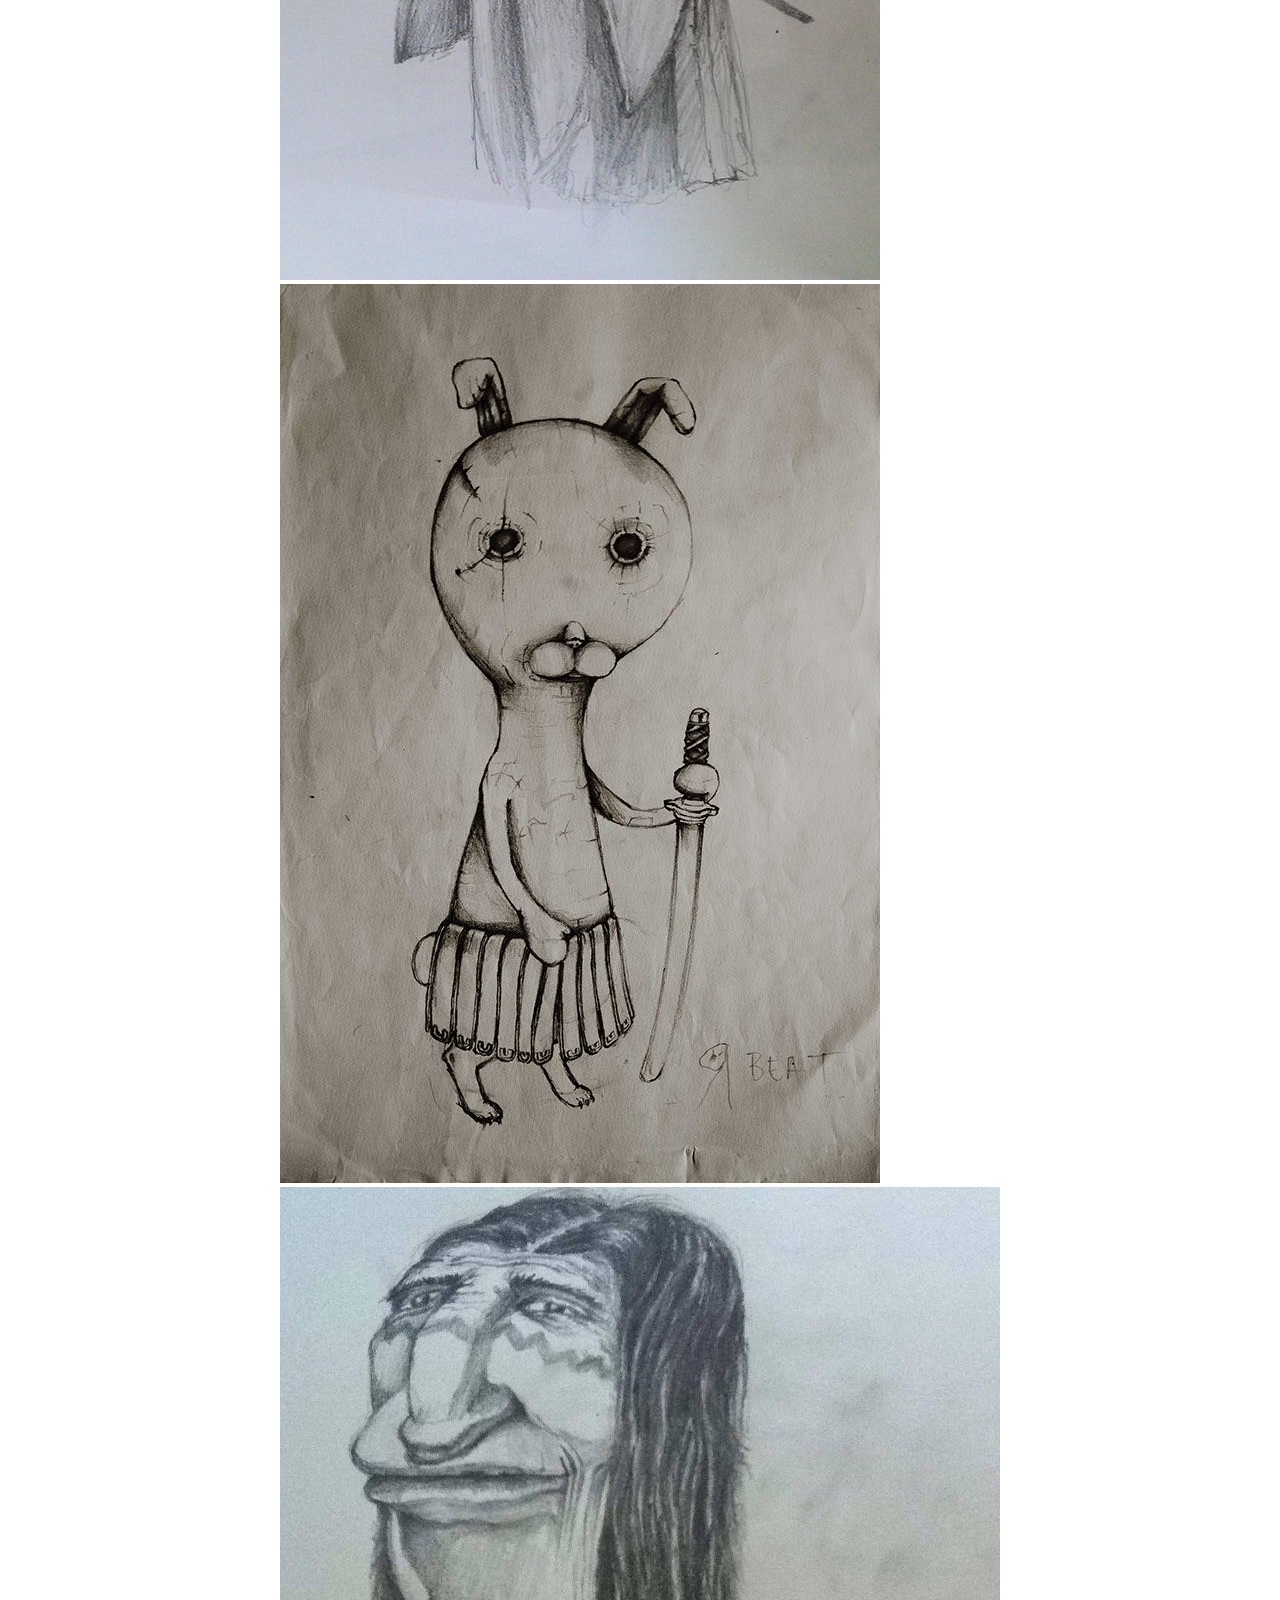
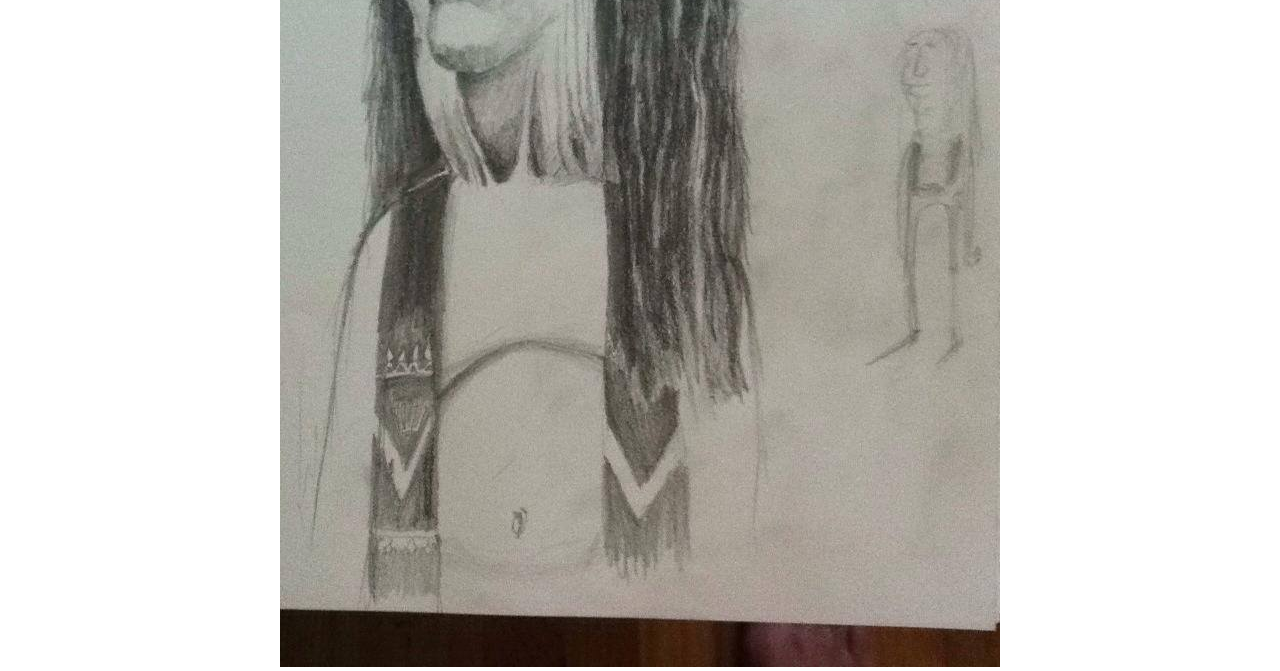
<file: sketches.html>
<!DOCTYPE html>
<html lang="en">
<head>
	<meta charset="UTF-8">
	<meta name="viewport" content="width=device-width, initial-scale=1, shrink-to-fit=no">
	<title>3.14cvajz-sketches</title>
	<link rel="stylesheet" href="https://stackpath.bootstrapcdn.com/bootstrap/4.1.3/css/bootstrap.min.css" integrity="sha384-MCw98/SFnGE8fJT3GXwEOngsV7Zt27NXFoaoApmYm81iuXoPkFOJwJ8ERdknLPMO" crossorigin="anonymous">
	<link rel="stylesheet" href="css/style.css">
		<link href="https://fonts.googleapis.com/css?family=Roboto" rel="stylesheet">
	<link href="https://fonts.googleapis.com/css?family=Slabo+27px" rel="stylesheet"> 
	<link rel="stylesheet" href="https://use.fontawesome.com/releases/v5.5.0/css/all.css" integrity="sha384-B4dIYHKNBt8Bc12p+WXckhzcICo0wtJAoU8YZTY5qE0Id1GSseTk6S+L3BlXeVIU" crossorigin="anonymous">
	<link rel="apple-touch-icon" sizes="57x57" href="imgvideos/favicon/apple-icon-57x57.png">
	<link rel="apple-touch-icon" sizes="60x60" href="imgvideos/favicon/apple-icon-60x60.png">
	<link rel="apple-touch-icon" sizes="72x72" href="imgvideos/favicon/apple-icon-72x72.png">
	<link rel="apple-touch-icon" sizes="76x76" href="imgvideos/favicon/apple-icon-76x76.png">
	<link rel="apple-touch-icon" sizes="114x114" href="imgvideos/favicon/apple-icon-114x114.png">
	<link rel="apple-touch-icon" sizes="120x120" href="imgvideos/favicon/apple-icon-120x120.png">
	<link rel="apple-touch-icon" sizes="144x144" href="imgvideos/favicon/apple-icon-144x144.png">
	<link rel="apple-touch-icon" sizes="152x152" href="imgvideos/favicon/apple-icon-152x152.png">
	<link rel="apple-touch-icon" sizes="180x180" href="imgvideos/favicon/apple-icon-180x180.png">
	<link rel="icon" type="image/png" sizes="192x192"  href="imgvideos/favicon/android-icon-192x192.png">
	<link rel="icon" type="image/png" sizes="32x32" href="imgvideos/favicon/favicon-32x32.png">
	<link rel="icon" type="image/png" sizes="96x96" href="imgvideos/favicon/favicon-96x96.png">
	<link rel="icon" type="image/png" sizes="16x16" href="imgvideos/favicon/favicon-16x16.png">
	<link rel="manifest" href="imgvideos/favicon/manifest.json">
	<meta name="msapplication-TileColor" content="#ffffff">
	<meta name="msapplication-TileImage" content="imgvideos/favicon/ms-icon-144x144.png">
	<meta name="theme-color" content="#ffffff">
</head>
<body>
	<div class="row">
		<div id="carouselExampleControls" class="carousel slide" data-ride="carousel">
			<div class="carousel-inner">
				<div class="carousel-item active">
					<img class="d-block w-100 img-height" src="imgvideos/skica1.jpg"  alt="First slide">
				</div>
				<div class="carousel-item">
					<img class="d-block w-100 img-height" src="imgvideos/skica2.jpg" alt="Second slide">
				</div>
				<div class="carousel-item">
					<img class="d-block w-100 img-height" src="imgvideos/skica3.jpg" alt="Third slide">	
				</div>
				<div class="carousel-item">
						<img class="d-block w-100 img-height" src="imgvideos/skica4.jpg" alt="Fourth slide">
					</div>
					<div class="carousel-item">
						<img class="d-block w-100 img-height" src="imgvideos/skica5.jpg" alt="Fifth slide">	
					</div>
					<div class="carousel-item">
						<img class="d-block w-100 img-height" src="imgvideos/skica6.jpg" alt="Sixed slide">	
					</div>
					<div class="carousel-item">
						<img class="d-block w-100 img-height" src="imgvideos/skica7.jpg" alt="Sixed slide">	
					</div>
				
				<a class="carousel-control-prev carousel-fixed" href="#carouselExampleControls" role="button" data-slide="prev">
					<span class="carousel-control-prev-icon" aria-hidden="true"></span>
					<span class="sr-only">Previous</span>
				</a>
				<a class="carousel-control-next carousel-fixed" href="#carouselExampleControls" role="button" data-slide="next">
					<span class="carousel-control-next-icon" aria-hidden="true"></span>
					<span class="sr-only">Next</span>
				</a>
			</div>	
		</div>
		<a href="index.html" class="times"><i class="fas fa-times"></i></a>
	</div>
	</div>
	
	<script src="https://code.jquery.com/jquery-3.3.1.slim.min.js" integrity="sha384-q8i/X+965DzO0rT7abK41JStQIAqVgRVzpbzo5smXKp4YfRvH+8abtTE1Pi6jizo" crossorigin="anonymous"></script>
	<script src="https://cdnjs.cloudflare.com/ajax/libs/popper.js/1.14.3/umd/popper.min.js" integrity="sha384-ZMP7rVo3mIykV+2+9J3UJ46jBk0WLaUAdn689aCwoqbBJiSnjAK/l8WvCWPIPm49" crossorigin="anonymous"></script>
	<script src="https://stackpath.bootstrapcdn.com/bootstrap/4.1.3/js/bootstrap.min.js" integrity="sha384-ChfqqxuZUCnJSK3+MXmPNIyE6ZbWh2IMqE241rYiqJxyMiZ6OW/JmZQ5stwEULTy" crossorigin="anonymous"></script>
</body>
</html>
</file>
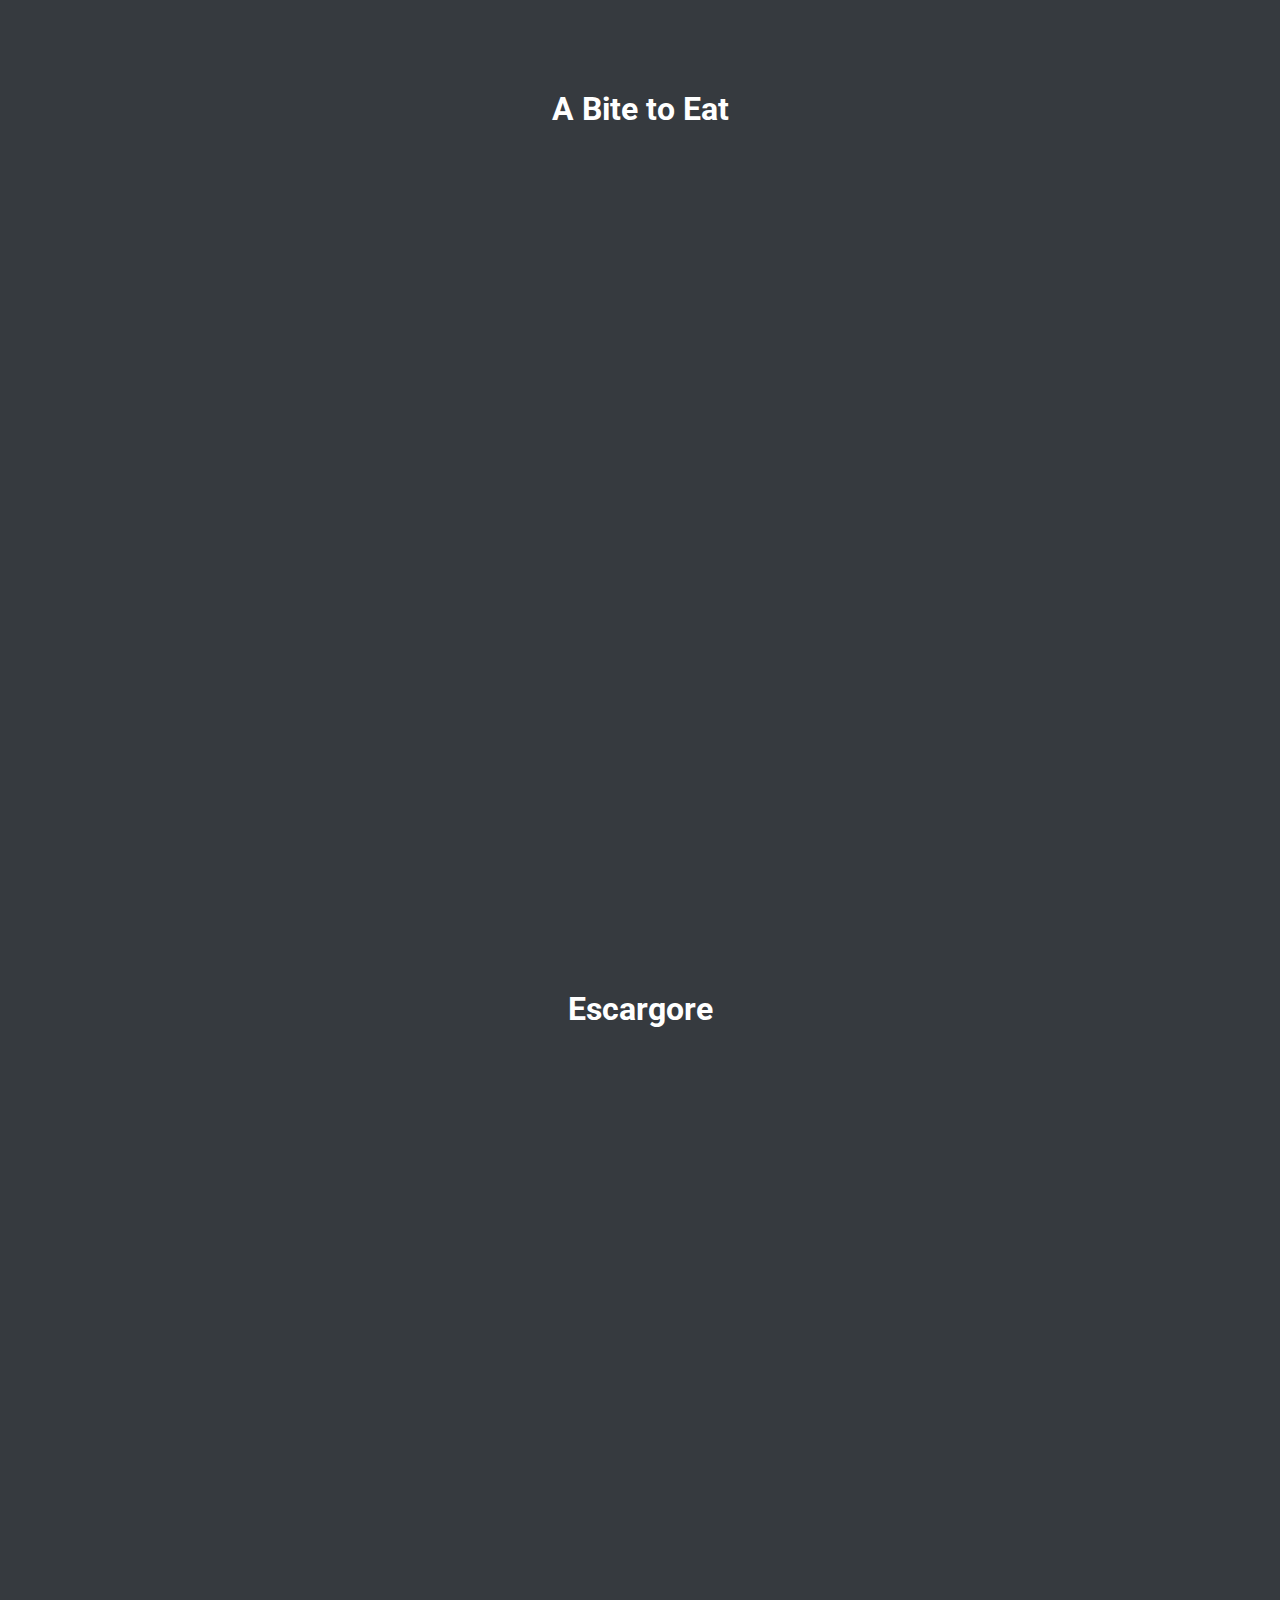
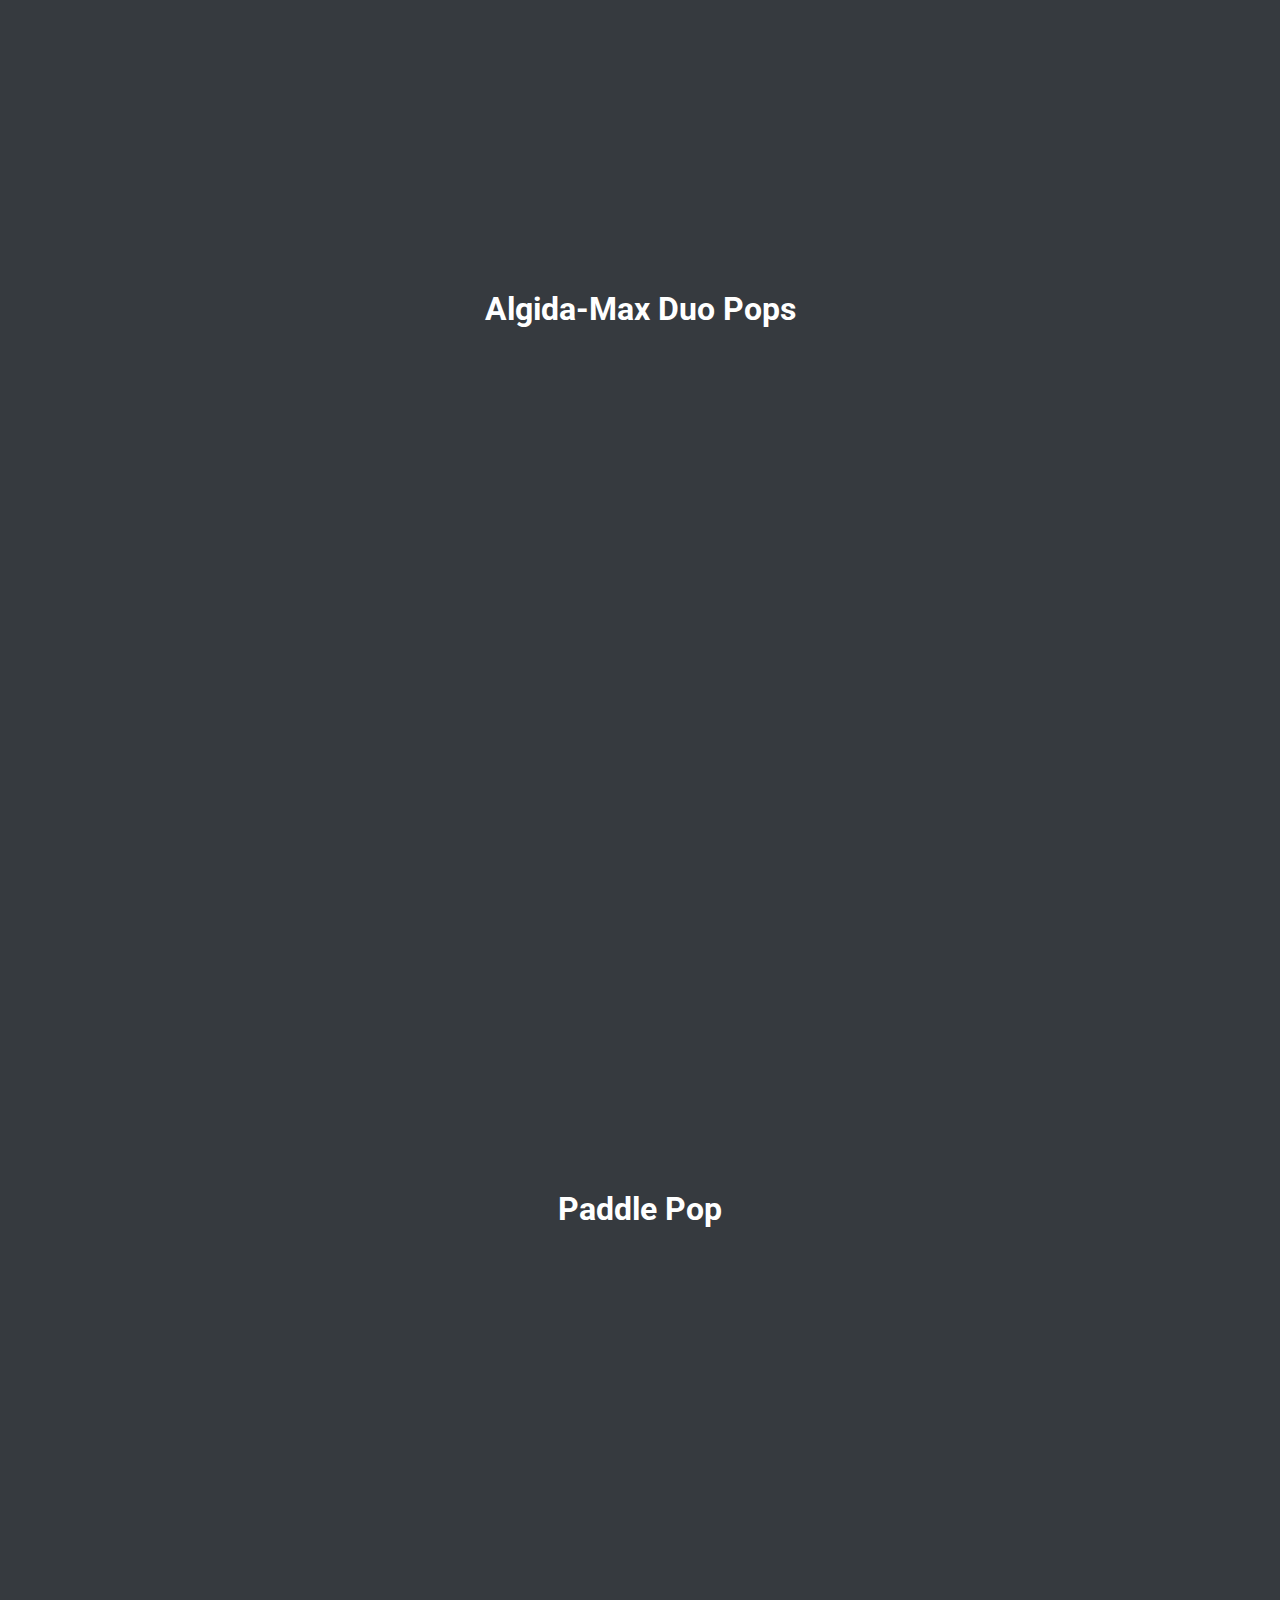
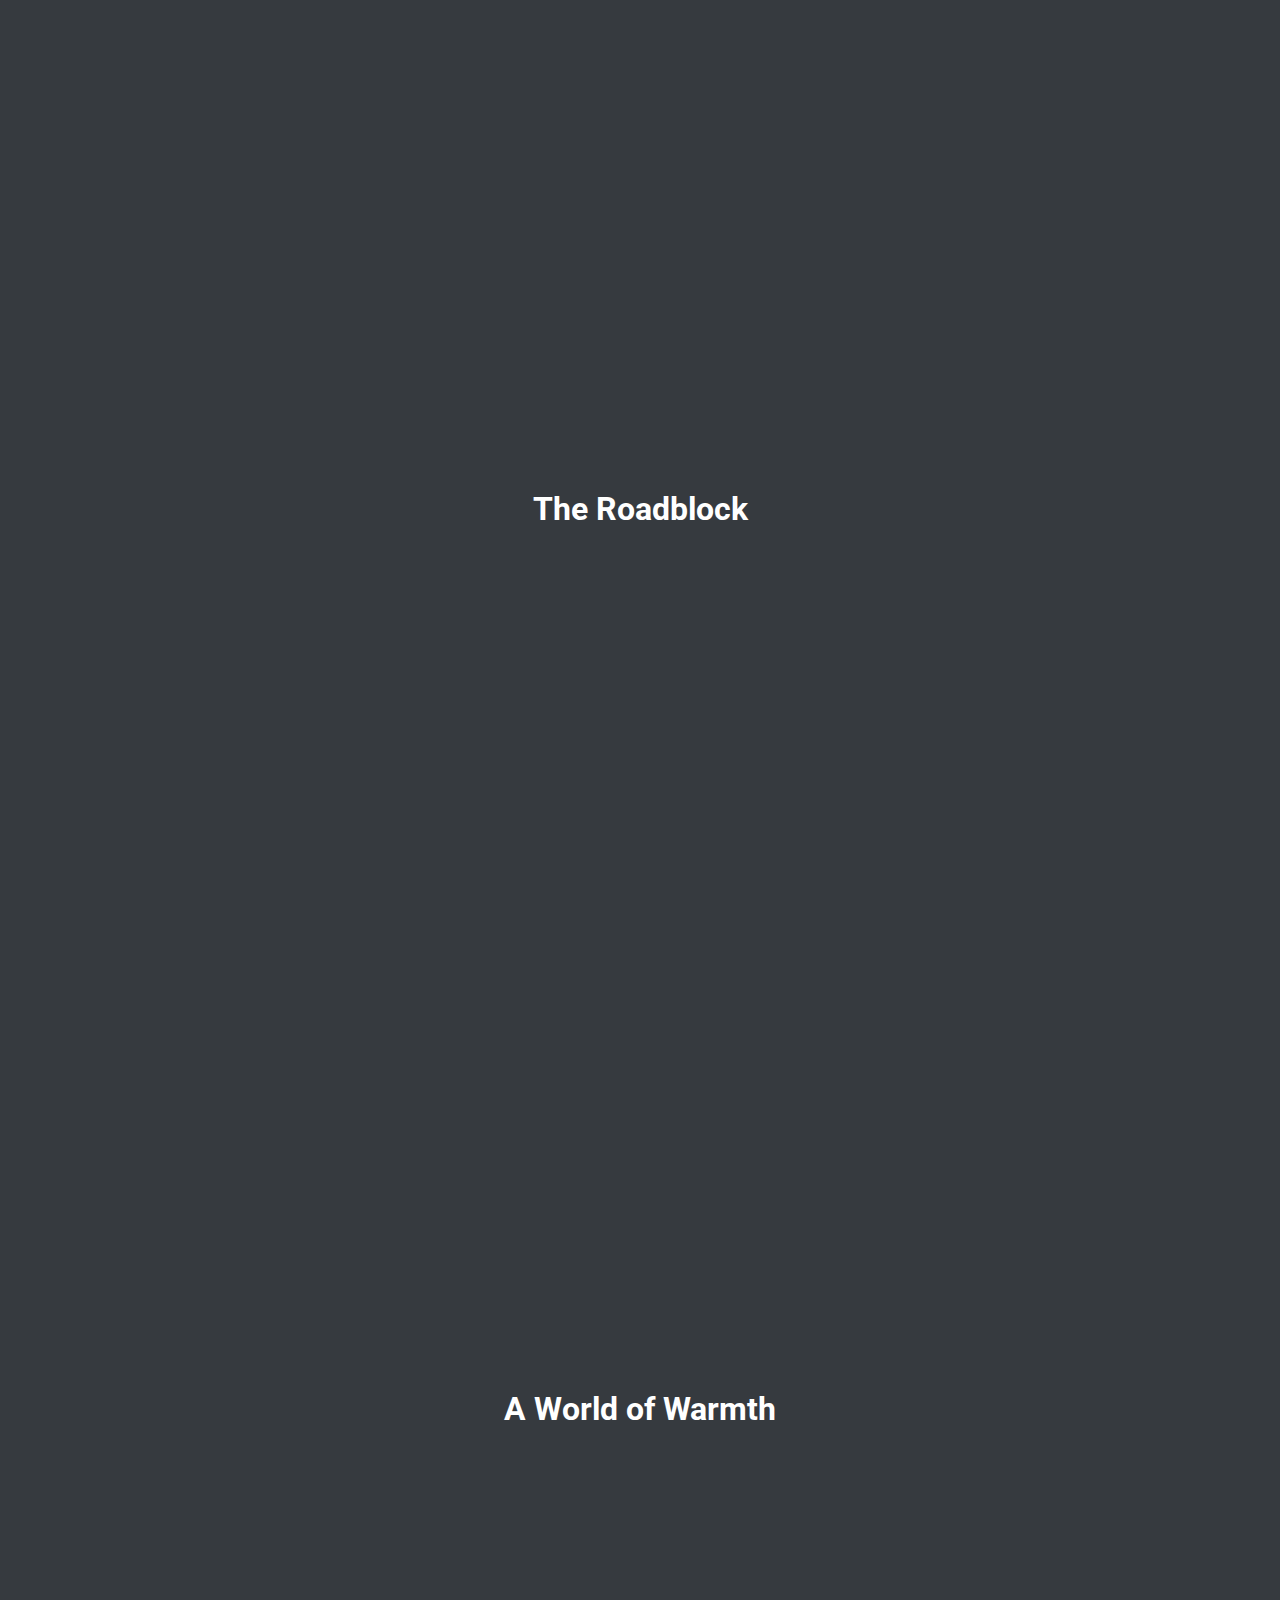
<file: video.html>
<!DOCTYPE html>
<html lang="en">
<head>
	<meta charset="UTF-8">
	<title>3.14cvajz-video</title>
	<link rel="stylesheet" href="css/style.css">
		<link href="https://fonts.googleapis.com/css?family=Roboto" rel="stylesheet">
	<link href="https://fonts.googleapis.com/css?family=Slabo+27px" rel="stylesheet"> 
	<link rel="stylesheet" href="https://use.fontawesome.com/releases/v5.5.0/css/all.css" integrity="sha384-B4dIYHKNBt8Bc12p+WXckhzcICo0wtJAoU8YZTY5qE0Id1GSseTk6S+L3BlXeVIU" crossorigin="anonymous">
	<link rel="apple-touch-icon" sizes="57x57" href="imgvideos/favicon/apple-icon-57x57.png">
	<link rel="apple-touch-icon" sizes="60x60" href="imgvideos/favicon/apple-icon-60x60.png">
	<link rel="apple-touch-icon" sizes="72x72" href="imgvideos/favicon/apple-icon-72x72.png">
	<link rel="apple-touch-icon" sizes="76x76" href="imgvideos/favicon/apple-icon-76x76.png">
	<link rel="apple-touch-icon" sizes="114x114" href="imgvideos/favicon/apple-icon-114x114.png">
	<link rel="apple-touch-icon" sizes="120x120" href="imgvideos/favicon/apple-icon-120x120.png">
	<link rel="apple-touch-icon" sizes="144x144" href="imgvideos/favicon/apple-icon-144x144.png">
	<link rel="apple-touch-icon" sizes="152x152" href="imgvideos/favicon/apple-icon-152x152.png">
	<link rel="apple-touch-icon" sizes="180x180" href="imgvideos/favicon/apple-icon-180x180.png">
	<link rel="icon" type="image/png" sizes="192x192"  href="imgvideos/favicon/android-icon-192x192.png">
	<link rel="icon" type="image/png" sizes="32x32" href="imgvideos/favicon/favicon-32x32.png">
	<link rel="icon" type="image/png" sizes="96x96" href="imgvideos/favicon/favicon-96x96.png">
	<link rel="icon" type="image/png" sizes="16x16" href="imgvideos/favicon/favicon-16x16.png">
	<link rel="manifest" href="imgvideos/favicon/manifest.json">
	<meta name="msapplication-TileColor" content="#ffffff">
	<meta name="msapplication-TileImage" content="imgvideos/favicon/ms-icon-144x144.png">
	<meta name="theme-color" content="#ffffff">
</head>
<body>
	<div class="videoprivate">
		<h2>A Bite to Eat</h2>
		<div class="video-content">
			<iframe src="https://player.vimeo.com/video/136878677?color=000&title=0&byline=0&portrait=0"  frameborder="0" webkitallowfullscreen mozallowfullscreen allowfullscreen></iframe>
		</div>
	</div>
	<div class="videoprivate">
		<h2>Escargore</h2>
		<div class="video-content">
			<iframe src="https://player.vimeo.com/video/143703730?color=000&title=0&byline=0&portrait=0"  frameborder="0" webkitallowfullscreen mozallowfullscreen allowfullscreen></iframe>
		</div>
	</div>
	<div class="videoprivate">
		<h2>Algida-Max Duo Pops</h2>
		<div class="video-content">
			<iframe src="https://player.vimeo.com/video/170425952" frameborder="0" webkitallowfullscreen mozallowfullscreen allowfullscreen></iframe>
		</div>
	</div>
	<div class="videoprivate">
		<h2>Paddle Pop</h2>
		<div class="video-content">
			<iframe src="https://player.vimeo.com/video/170425905"  frameborder="0" webkitallowfullscreen mozallowfullscreen allowfullscreen></iframe>
		</div>
	</div>
	<div class="videoprivate">
		<h2>The Roadblock</h2>
		<div class="video-content">
			<iframe src="https://player.vimeo.com/video/160010929"  frameborder="0" webkitallowfullscreen mozallowfullscreen allowfullscreen></iframe>
		</div>
	</div>
	<div class="videoprivate">
		<h2>A World of Warmth</h2>
		<div class="video-content">
			<iframe src="https://player.vimeo.com/video/154236413" frameborder="0" webkitallowfullscreen mozallowfullscreen allowfullscreen></iframe>
		</div>
		<a href="index.html" class="times biggerTimes"><i class="fas fa-times"></i></a>
	</div>
</body>
</html>
</file>
<file: css/style.css>
/* Deklaracija globalnih varijabli */
:root {
    --gray: #363a3f;
    --yellow: #e0c970;
}

* {
    margin: 0;
    padding: 0;
    box-sizing: border-box;
}
  
body {
    font-family: "Roboto", sans-serif;
}

.first {
    height: 100vh;
    background-color: var(--gray);
}

.second,
.third,
.forth {
    display: none;
}

/*generalno namestanje carosela po stranama */

div.row {
    height: 100vh;
    display: flex;
    justify-content: center;
    align-items: center;
    background-color: #363a3f;
    z-index: 200;
    box-sizing: border-box;
}

a.carousel-fixed {
    position: fixed;
    padding: auto 5vw;
}

/* kontakt strana */

div.contactPage {
  height: 100vh;
  background-color: #363a3f;
  font-size: 1em;
}

div.contactPage>img {
  width: 100%;
  text-align: center;
  margin-right: auto;
  margin-left: auto;
  display: block;
}

.steva-foto {
   padding-top: 10vh;
}

div.contactPage p {
  color: white;
  text-align: center;
  padding-top: 8vh;
  text-decoration: none;
  margin: 10vh 2vw 0;
}

div.contactPage ul {
  list-style-type: none;
  margin-top: 1vh;
  text-align: center;
  color: white;
  padding: 0;
}

div.contactPage ul li span {
  color: var(--yellow);
  text-align: center;
  text-decoration: none;
}

@media only screen and (min-width: 1024px) {
    
    div.contactPage p {
        margin: 0 2vw 0;
        padding-top: 2vh;    
    }
    div.contactPage>img {
        width: 45%;
    }

    .steva-foto {
        padding-top: 0;
    }    
}

@media only screen and (min-width: 1440px) {
    
    div.contactPage p {
        font-size: 1.4em;
    }

    div.contactPage ul {
        font-size: 1.4em;
    }    
}

/*krstic za zatvaranje*/

a.times {
    position: fixed;
    left: 50%;
    bottom: 5vh;
    z-index: 200;
}

a.times i {
    color: #fff;
    font-size: 3em;
    font-weight: bold;
    vertical-align: middle;
    position: relative;
    left: -50%;
}

@media only screen and (min-width: 1024px) {
    .first {
        position: relative;
        overflow: hidden;
    }
}

/* Main navigation */
  
nav {
    background-color: white;
}
  
nav ul {
    display: flex;
    flex-direction: row;
    justify-content: space-between;
    align-items: center;
    padding: 20px;
    height: 4vh;
}
  
nav ul li {
    list-style: none;
}
  
nav a {
    text-decoration: none;
    color: black;
}
  
.dot {
    display: none;
}

@media only screen and (min-width: 1024px) {
    nav {
        width: 150px;
        background-color: transparent;
        position: absolute;
        top: 2.5vh;
        right: 0;
    }
    
    nav ul {
        flex-direction: column;
        align-items: unset;
        padding: 0;
        height: auto;
    }
    
    nav ul li{
        display: flex;
        justify-content: space-between;
        position: relative;
        left: 60px;
        transition: .6s;
        padding: 2.5vh 0;
    }

    nav ul li span {
        display: inline-block;
        width: 40%;
    }
    
    nav a {
        color: white;
    }
    
    nav ul li:hover {
        left: -10px;
    }
    
    .dot {
        width: 20px;
        height: 20px;
        display: inline-block;
        border-radius: 100%;
        background-color: #fff;
        /* margin-bottom: -5px; */
    }
}

/* 3.14vajz linija i strelica */
  
.whiteInTheMiddle {
    background-color: white;
    top: 50%;
    position: fixed;
    display: flex;
    justify-content: center;
    align-items: center;
    width: 100%;
    z-index: 999;
    height: 30px;
}
  
.pictureCvajz {
    height: 54px;
    z-index: 9999;
    position: fixed;
    overflow: visible;
}
  
.chevron {
    display: none;
}

@media only screen and (min-width: 1024px) {
    
    section.first .chevron {
        position: fixed;
        bottom: 1.5vh;
        display: inline;
        text-align: center;
        left: 50%;
        z-index: 9999;
    }
    
    section.first .chevron i {
        color: #fff;
        font-size: 3em;
        vertical-align: middle;
        position: relative;
        left: -50%;
    }
    
    .whiteInTheMiddle {
        position: fixed;
    }
}


/* Second Section */

@media only screen and (min-width: 1024px) {
    .second {
        background-image: url('../imgvideos/cover.jpg');
        -webkit-background-size: cover;
        -moz-background-size: cover;
        -o-background-size: cover;
        background-size: cover;
        background-repeat: no-repeat;
        background-position: center;
        height: 100vh;
        width: 100%;
        display: grid;
        grid-template-columns: repeat(12, 1fr);
        grid-template-rows: repeat(28, 1fr);
        justify-content: center;
        align-items: center;
    }
    
    .namesurname {
        grid-column: 5/10;
        grid-row: 6/8;
        background-color: var(--gray);
        font-size: 2.5vw;
        display: flex;
        justify-content: center;
        font-weight: 700;
        color: #fff;
        z-index: 800;
        text-align: center;
        align-self: stretch;
        align-items: center;
        font-family: 'BenchNine', sans-serif;
        letter-spacing: 5px;
    }
    
    .textbase {
        background-color: var(--gray);
        grid-column: 2/12;
        grid-row: 10/-4;
        z-index: 200;
        float: none;
        align-self: stretch;
    }
    
    .text {
        grid-column: 7/11;
        grid-row: 14/27;
        font-size: 1em;
        text-align: justify;
        z-index: 300;
        color: var(--yellow);
        font-family: 'BenchNine', sans-serif;
        font-weight: 700;
    }

    .text p {
        margin-bottom: 1em;
    }
    
    .stevaimage {
        grid-column: 3/6;
        grid-row: span 20 / -6;
        z-index: 600;
        position: relative;
    }
    
    .stevaimage img {
        width: 100%;
        height: 100%;
    }
}

@media only screen and (min-width: 1440px) {
    .text {
        font-size: 1.2em;
    }
}

/* Third Section */

iframe {
    width: 100%;
    height: 100%;
}

@media only screen and (min-width: 1024px) {
    .third {
        display: block;
        height: 100vh;
        background-color: var(--gray);
    }
    
    .video {
        height: 80vh;
        background-color: var(--gray);
        padding: 3em;
    }
    
    div.press {
        height: 20vh;
        padding-bottom: 20vh;
        background-color: var(--gray); 
        box-sizing: border-box;
        display: flex;
        justify-content: center;
    }
    
    a.button {
        padding: 20px;
        display: inline-block;
        background-color: var(--yellow);
        color: var(--gray);
        border-radius: 25px;
        font-weight: bold;
        text-decoration: none;
    }
}

/* Forth Section */

@media only screen and (min-width: 1024px) {
    .forth {
        display: block;
        height: 100vh;
        background-color: var(--yellow);
        position: relative;
        overflow: hidden;
    }

    /* Gallery */

    .gallery {
        height: 50%;
    }

    .sub_menu {
        height: 100%;
        background-size: cover;
        transition: .6s;
        float: left;
        width: 25%;
        position: relative;
        background-repeat: no-repeat;
    }

    .logo {
        background-image: url('../imgvideos/logo.jpg');
    }
    
    .poster {
        background-image: url('../imgvideos/poster.jpg');
    }

    .arh {
        background-image: url('../imgvideos/arh.jpg');
    }

    .sketches {
        background-image: url('../imgvideos/sketches.jpg');
    }

    .sub_menu:hover {
        transform: scale(1.2) translate(25px, 25px); 
        background-size: 100%;
        z-index: 30;
    }

    .sub_menu_container {
        position: absolute;
    }

    .logo .sub_menu_container {
        bottom: 80%;
        left: 23%;
    }

    .poster .sub_menu_container {
        bottom: 20%;
        left: 27%;
    }

    .arh .sub_menu_container {
        top: 25%;
        left: 25%;
    }

    .sketches .sub_menu_container {
        bottom: 40%;
        left: 40%;
    }

    .spot {
        display: inline-block;
        height: 30px;
        width: 30px;
        border-radius: 100%;
        background-color: #fff;
    }

    .sub_menu_container a {
        display: none;
        text-decoration: none;
        color: #FAE64D;
        font-size: 30px; 
    }

    .sub_menu_container:hover .spot {
        display: none;
        z-index: 200;
    }

    .sub_menu_container:hover a {
        display: inline-block;
    }

    .overlay {
        height: 100%;
        width: 100%;
        background-color: rgba(0, 0, 0, .6);
        transition: .6s;
    }

    .sub_menu:hover .overlay {
        background-color: rgba(0, 0, 0, 0);
        z-index: 9999;
    }

    /* Contact */

    .contact {
        font-size: 2.5em;
        line-height: 1.3em;
        height: 50%;
        color: #363a3f;
        display: flex;
        justify-content: center;
        align-items: center;
        text-align: center;
        font-weight: bold;
    }
    
    .contact span {
        color: white;
        display: inline-block;
    }
}

/* Video Page */

.videoprivate {
    height: 100vh;
    background-color: var(--gray);
    display: flex;
    flex-direction: column;
    align-items: center;
    padding: 10vh 20px;
}

.videoprivate h2 {
  color: #fff;
  font-size: 1.2em;
  text-align: center;
}

.video-content {
    margin-top: 20vh;
    width: 100%;
    height: 40vh;
    text-align: center;
}

@media only screen and (min-width: 1024px) {
    .videoprivate {
        justify-content: center;
        align-items: center;
        padding: 10vh 0;
    }

    .video-content {
        flex-basis: 100%;
        width: 70%;
        margin-top: none;
    }

    .videoprivate h2 {
        flex-basis: auto;
        font-size: 2em;
        padding-bottom: 1rem;
    }

    .video-content iframe {
        position: static;
}

@media only screen and (min-width: 1440px) {
    .videoprivate {
        padding: 10vh 0 15vh 0;
    }

    .videoprivate h2 {
        padding-bottom: 2rem;
    }
}

/* Sketches Page */

@media only screen and (min-width: 1024px) {
    img-height{
        height: 100vh;
    }
}
</file>
